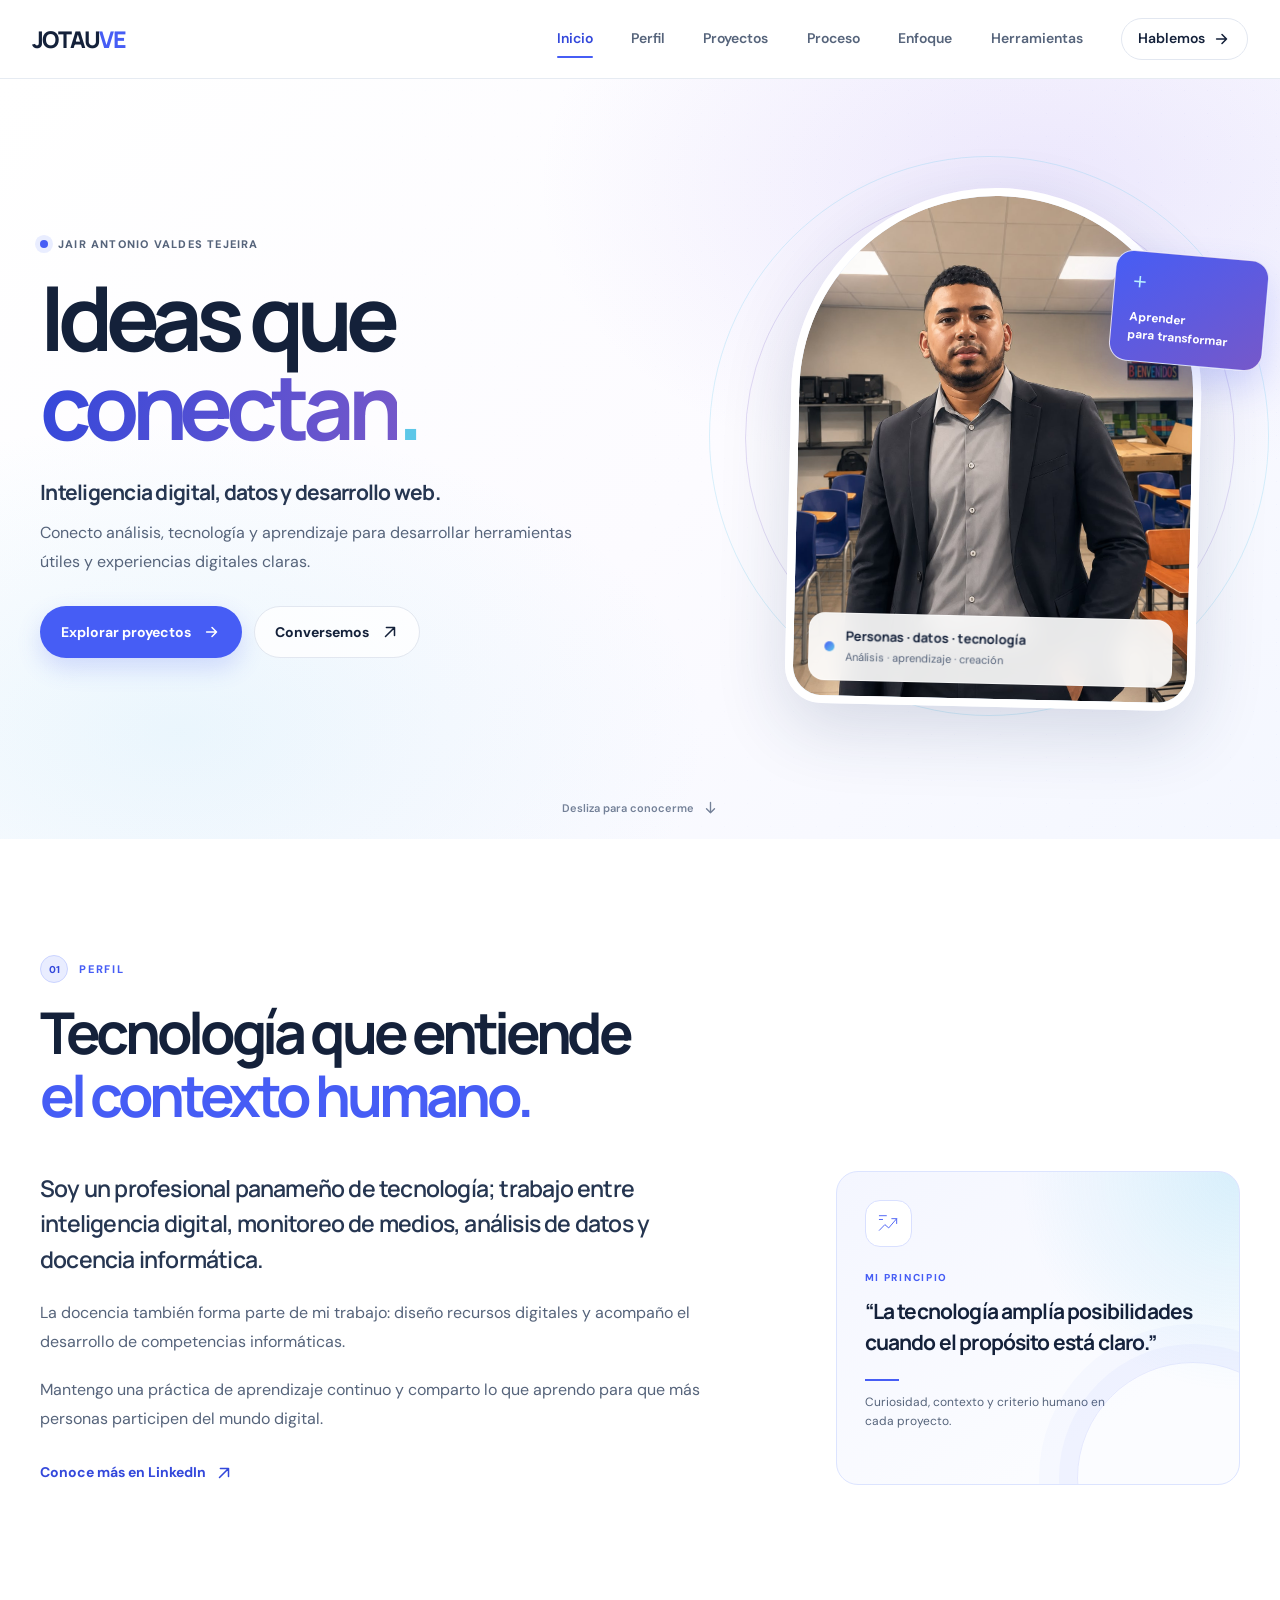
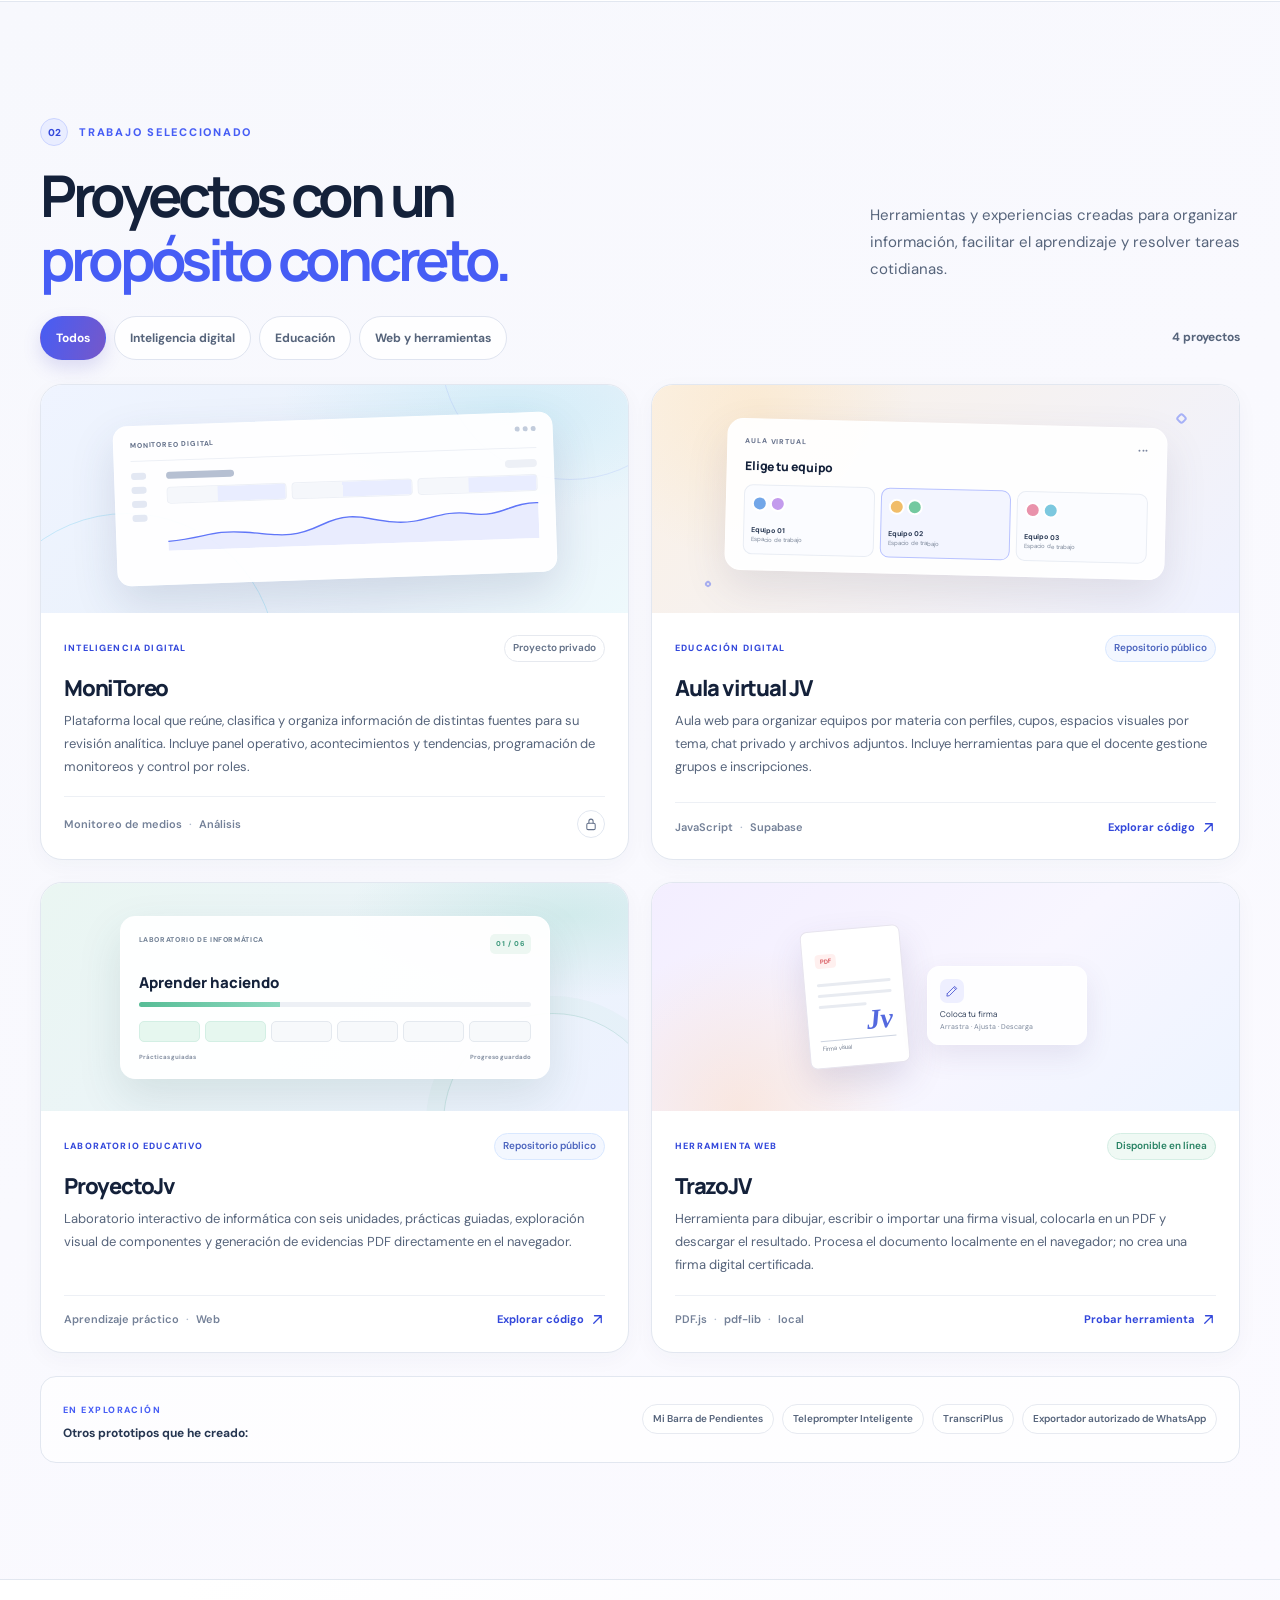
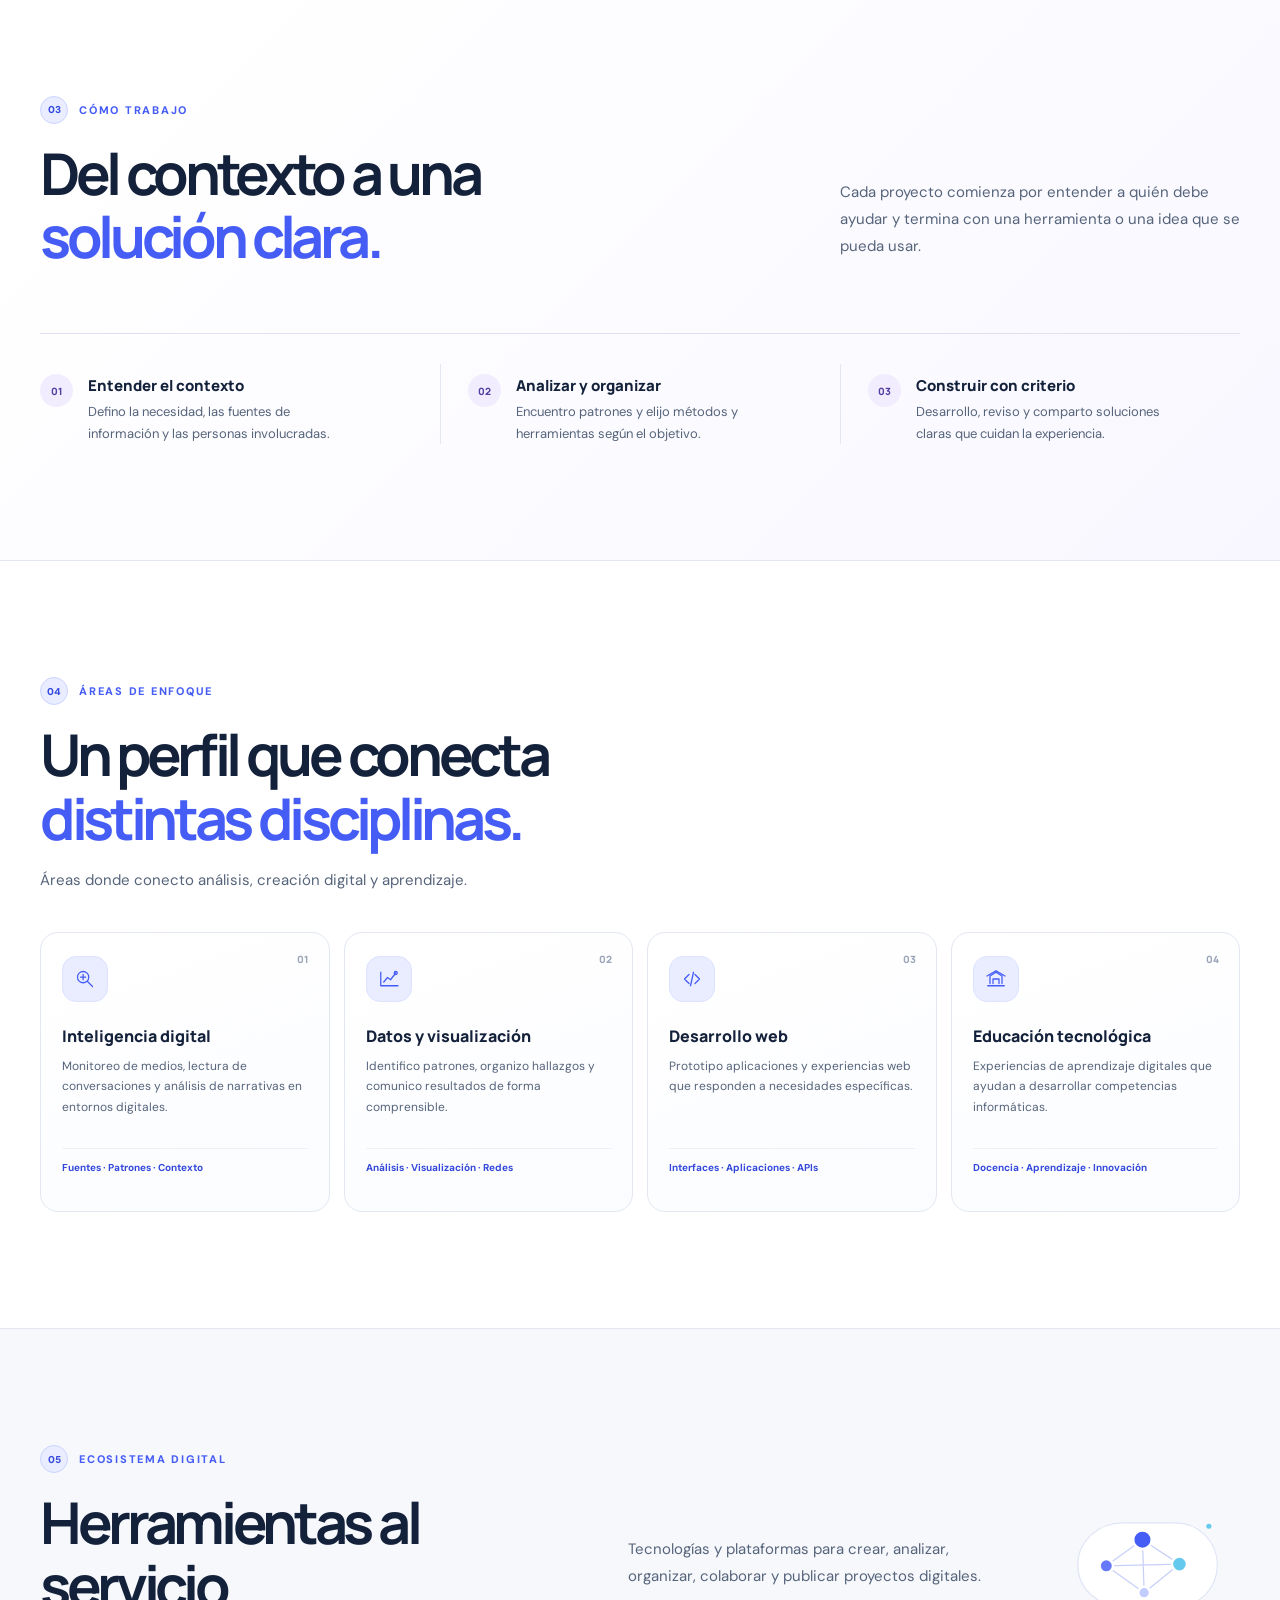
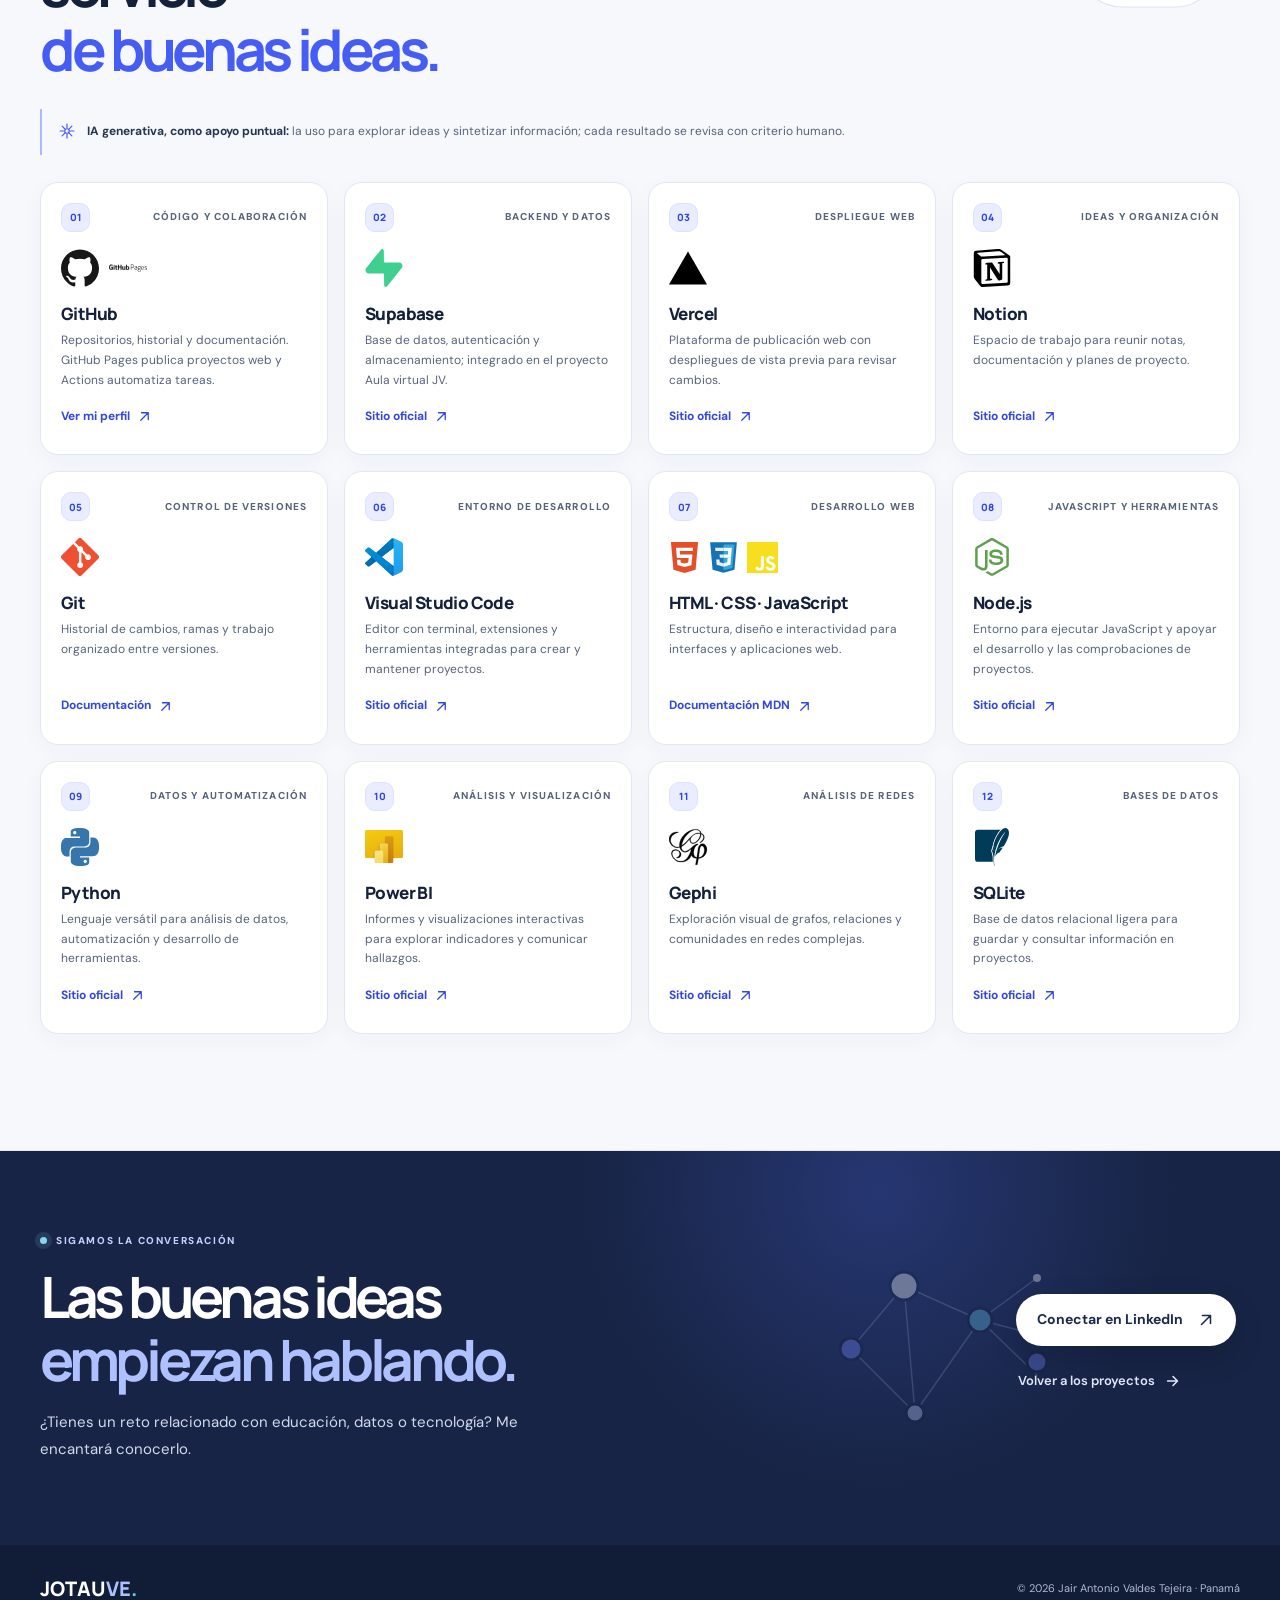
<file: index.html>
<!doctype html>
<html lang="es">
<head>
    <meta charset="utf-8">
    <meta name="viewport" content="width=device-width, initial-scale=1">
    <meta name="theme-color" content="#ffffff">
    <meta name="description" content="Portafolio profesional de Jair Antonio Valdes Tejeira: inteligencia digital, análisis de datos, desarrollo web y educación tecnológica.">
    <meta property="og:type" content="website">
    <meta property="og:title" content="Jair Valdes Tejeira — Tecnología con propósito">
    <meta property="og:description" content="Inteligencia digital, datos, desarrollo web y educación tecnológica desde Panamá.">
    <meta property="og:image" content="img/perfil.png">
    <link rel="canonical" href="https://jotauve24.github.io/">
    <link rel="preconnect" href="https://fonts.googleapis.com">
    <link rel="preconnect" href="https://fonts.gstatic.com" crossorigin>
    <link href="https://fonts.googleapis.com/css2?family=DM+Sans:wght@400;500;600;700&family=Manrope:wght@400;500;600;700;800&display=swap" rel="stylesheet">
    <link rel="stylesheet" href="css/style.css?v=fb58f56">
    <title>Jair Valdes Tejeira — Portafolio profesional</title>
    <script type="application/ld+json">
    {
      "@context": "https://schema.org",
      "@type": "Person",
      "name": "Jair Antonio Valdes Tejeira",
      "url": "https://jotauve24.github.io/",
      "jobTitle": "Profesional de tecnología y docente de informática",
      "address": {
        "@type": "PostalAddress",
        "addressCountry": "PA"
      },
      "sameAs": [
        "https://github.com/Jotauve24",
        "https://www.linkedin.com/in/jair-valdes-5213731a9/"
      ]
    }
    </script>
</head>
<body>
    <a class="skip-link" href="#contenido">Saltar al contenido</a>

    <header class="site-header">
        <div class="reading-progress" aria-hidden="true"><span id="reading-progress-fill"></span></div>
        <div class="header-inner">
            <a class="brand" href="#inicio" aria-label="JOTAUVE, inicio"><span class="brand-wordmark">JOTAU<span>VE</span></span></a>

            <nav class="main-nav" id="main-nav" aria-label="Navegación principal">
                <a class="nav-link" href="#inicio">Inicio</a>
                <a class="nav-link" href="#perfil">Perfil</a>
                <a class="nav-link" href="#proyectos">Proyectos</a>
                <a class="nav-link" href="#proceso">Proceso</a>
                <a class="nav-link" href="#enfoque">Enfoque</a>
                <a class="nav-link" href="#herramientas">Herramientas</a>
                <a class="nav-link nav-contact" href="#contacto">
                    Hablemos
                    <svg viewBox="0 0 20 20" aria-hidden="true" focusable="false"><path d="M4 10h11M10 5l5 5-5 5"/></svg>
                </a>
            </nav>

            <button class="menu-toggle" type="button" aria-expanded="false" aria-controls="main-nav" aria-label="Abrir menú">
                <span></span><span></span>
            </button>
        </div>
    </header>

    <main id="contenido">
        <section class="hero" id="inicio" aria-labelledby="hero-title">
            <div class="hero-glow hero-glow-one" aria-hidden="true"></div>
            <div class="hero-glow hero-glow-two" aria-hidden="true"></div>
            <div class="hero-inner page-width">
                <div class="hero-copy" data-reveal>
                    <p class="eyebrow"><span class="eyebrow-mark" aria-hidden="true"></span> Jair Antonio Valdes Tejeira</p>
                    <h1 id="hero-title">Ideas que<br><span>conectan</span><i aria-hidden="true">.</i></h1>
                    <p class="hero-role">Inteligencia digital, datos y desarrollo web.</p>
                    <p class="hero-description">
                        Conecto análisis, tecnología y aprendizaje para desarrollar herramientas útiles y experiencias digitales claras.
                    </p>
                    <div class="hero-actions">
                        <a class="button button-primary" href="#proyectos">
                            Explorar proyectos
                            <svg viewBox="0 0 20 20" aria-hidden="true" focusable="false"><path d="M4 10h11M10 5l5 5-5 5"/></svg>
                        </a>
                        <a class="button button-secondary" href="#contacto">
                            Conversemos
                            <svg viewBox="0 0 20 20" aria-hidden="true" focusable="false"><path d="M5 15 15 5M6 5h9v9"/></svg>
                        </a>
                    </div>
                </div>

                <div class="hero-visual" data-reveal="right">
                    <div class="portrait-orbit orbit-one" aria-hidden="true"></div>
                    <div class="portrait-orbit orbit-two" aria-hidden="true"></div>
                    <figure class="portrait-frame">
                        <img src="img/perfil.png" alt="Retrato de Jair Antonio Valdes Tejeira" width="1086" height="1470" fetchpriority="high">
                        <figcaption>
                            <span class="portrait-caption-mark" aria-hidden="true"></span>
                            <span><strong>Personas · datos · tecnología</strong><small>Análisis · aprendizaje · creación</small></span>
                        </figcaption>
                    </figure>
                    <div class="hero-sticker" aria-hidden="true">
                        <span class="sticker-plus">+</span>
                        <span>Aprender<br>para transformar</span>
                    </div>
                </div>
            </div>
            <a class="hero-scroll" href="#perfil" aria-label="Desplazarse al perfil">
                <span>Desliza para conocerme</span>
                <svg viewBox="0 0 20 20" aria-hidden="true" focusable="false"><path d="M10 3v13m-5-5 5 5 5-5"/></svg>
            </a>
        </section>

        <section class="section about-section" id="perfil" aria-labelledby="about-title">
            <div class="page-width">
                <div class="section-heading" data-reveal>
                    <p class="section-kicker"><span>01</span> PERFIL</p>
                    <h2 id="about-title">Tecnología que entiende<br><em>el contexto humano.</em></h2>
                </div>

                <div class="about-layout">
                    <div class="about-copy" data-reveal>
                        <p class="about-lead">
                            Soy un profesional panameño de tecnología; trabajo entre inteligencia digital, monitoreo de medios, análisis de datos y docencia informática.
                        </p>
                        <p>
                            La docencia también forma parte de mi trabajo: diseño recursos digitales y acompaño el desarrollo de competencias informáticas.
                        </p>
                        <p>
                            Mantengo una práctica de aprendizaje continuo y comparto lo que aprendo para que más personas participen del mundo digital.
                        </p>
                        <a class="text-link" href="https://www.linkedin.com/in/jair-valdes-5213731a9/" target="_blank" rel="noopener noreferrer">
                            Conoce más en LinkedIn
                            <svg viewBox="0 0 20 20" aria-hidden="true" focusable="false"><path d="M5 15 15 5M6 5h9v9"/></svg>
                        </a>
                    </div>

                    <aside class="about-note" data-reveal="right">
                        <div class="note-icon" aria-hidden="true">
                            <svg viewBox="0 0 48 48" focusable="false"><path d="M8 37.5 18.2 27l7.1 6.1L40 16M31 16h9v9"/><path d="M8 10.5h13M8 17.5h6"/></svg>
                        </div>
                        <p class="note-label">MI PRINCIPIO</p>
                        <p class="note-quote">“La tecnología amplía posibilidades cuando el propósito está claro.”</p>
                        <span class="note-rule" aria-hidden="true"></span>
                        <p class="note-caption">Curiosidad, contexto y criterio humano en cada proyecto.</p>
                    </aside>
                </div>


            </div>
        </section>

        <section class="section projects-section" id="proyectos" aria-labelledby="projects-title">
            <div class="page-width">
                <div class="section-heading section-heading-row" data-reveal>
                    <div>
                        <p class="section-kicker"><span>02</span> TRABAJO SELECCIONADO</p>
                        <h2 id="projects-title">Proyectos con un<br><em>propósito concreto.</em></h2>
                    </div>
                    <p class="section-intro">Herramientas y experiencias creadas para organizar información, facilitar el aprendizaje y resolver tareas cotidianas.</p>
                </div>

                <div class="project-discovery" data-reveal>
                    <div class="project-filters" role="group" aria-label="Filtrar proyectos">
                        <button class="project-filter is-active" type="button" data-project-filter="all" aria-pressed="true">Todos</button>
                        <button class="project-filter" type="button" data-project-filter="analysis" aria-pressed="false">Inteligencia digital</button>
                        <button class="project-filter" type="button" data-project-filter="education" aria-pressed="false">Educación</button>
                        <button class="project-filter" type="button" data-project-filter="web" aria-pressed="false">Web y herramientas</button>
                    </div>
                    <p class="project-count" id="project-count" aria-live="polite" aria-atomic="true">4 proyectos</p>
                </div>

                <div class="project-grid">
                    <article class="project-card" data-category="analysis" data-reveal>
                        <div class="project-art art-monitoring" aria-hidden="true">
                            <div class="mini-window monitor-window">
                                <div class="mini-window-bar"><span>MONITOREO DIGITAL</span><span class="window-dots"><i></i><i></i><i></i></span></div>
                                <div class="monitor-content">
                                    <div class="monitor-sidebar"><b></b><b></b><b></b><b></b></div>
                                    <div class="monitor-main">
                                        <div class="monitor-heading"><span></span><b></b></div>
                                        <div class="monitor-stats"><i></i><i></i><i></i></div>
                                        <svg class="monitor-chart" viewBox="0 0 360 100" preserveAspectRatio="none"><path class="chart-fill" d="M0 78 C38 72 42 55 75 63 S119 83 149 52 S189 42 219 51 S264 25 294 38 S333 14 360 18 V100 H0Z"/><path class="chart-line" d="M0 78 C38 72 42 55 75 63 S119 83 149 52 S189 42 219 51 S264 25 294 38 S333 14 360 18"/></svg>
                                    </div>
                                </div>
                            </div>
                            <span class="art-orbit art-orbit-a"></span><span class="art-orbit art-orbit-b"></span>
                        </div>
                        <div class="project-body">
                            <div class="project-topline"><span class="project-type">INTELIGENCIA DIGITAL</span><span class="project-status">Proyecto privado</span></div>
                            <h3>MoniToreo</h3>
                            <p>Plataforma local que reúne, clasifica y organiza información de distintas fuentes para su revisión analítica. Incluye panel operativo, acontecimientos y tendencias, programación de monitoreos y control por roles.</p>
                            <div class="project-footer"><span>Monitoreo de medios <i>·</i> Análisis</span><span class="project-lock" aria-hidden="true"><svg viewBox="0 0 20 20" aria-hidden="true" focusable="false"><rect x="4" y="9" width="12" height="9" rx="2"/><path d="M7 9V6a3 3 0 0 1 6 0v3"/></svg></span></div>
                        </div>
                    </article>

                    <article class="project-card" data-category="education" data-reveal>
                        <div class="project-art art-classroom" aria-hidden="true">
                            <div class="room-preview">
                                <div class="room-title"><span>AULA VIRTUAL</span><span class="room-menu">•••</span></div>
                                <div class="room-label">Elige tu equipo</div>
                                <div class="room-groups">
                                    <div class="room-group"><span class="avatar avatar-blue"></span><span class="avatar avatar-lilac"></span><b>Equipo 01</b><small>Espacio de trabajo</small></div>
                                    <div class="room-group room-group-selected"><span class="avatar avatar-yellow"></span><span class="avatar avatar-green"></span><b>Equipo 02</b><small>Espacio de trabajo</small></div>
                                    <div class="room-group"><span class="avatar avatar-pink"></span><span class="avatar avatar-sky"></span><b>Equipo 03</b><small>Espacio de trabajo</small></div>
                                </div>
                            </div>
                            <span class="room-sparkle sparkle-one"></span><span class="room-sparkle sparkle-two"></span>
                        </div>
                        <div class="project-body">
                            <div class="project-topline"><span class="project-type">EDUCACIÓN DIGITAL</span><span class="project-status project-status-public">Repositorio público</span></div>
                            <h3>Aula virtual JV</h3>
                            <p>Aula web para organizar equipos por materia con perfiles, cupos, espacios visuales por tema, chat privado y archivos adjuntos. Incluye herramientas para que el docente gestione grupos e inscripciones.</p>
                            <div class="project-footer"><span>JavaScript <i>·</i> Supabase</span><a class="project-link" href="https://github.com/Jotauve24/Aula-virtual-JV" target="_blank" rel="noopener noreferrer" aria-label="Explorar el repositorio de Aula virtual JV">
                                Explorar código <svg viewBox="0 0 20 20" aria-hidden="true" focusable="false"><path d="M5 15 15 5M6 5h9v9"/></svg>
                            </a></div>
                        </div>
                    </article>

                    <article class="project-card" data-category="education" data-reveal>
                        <div class="project-art art-learning" aria-hidden="true">
                            <div class="learning-preview">
                                <div class="learning-top"><span>LABORATORIO DE INFORMÁTICA</span><span>01 / 06</span></div>
                                <div class="learning-title">Aprender haciendo</div>
                                <div class="learning-progress"><span></span></div>
                                <div class="learning-units"><i class="unit-done"></i><i class="unit-done"></i><i></i><i></i><i></i><i></i></div>
                                <div class="learning-foot"><span>Prácticas guiadas</span><span>Progreso guardado</span></div>
                            </div>
                            <div class="learning-orbit" aria-hidden="true"></div>
                        </div>
                        <div class="project-body">
                            <div class="project-topline"><span class="project-type">LABORATORIO EDUCATIVO</span><span class="project-status project-status-public">Repositorio público</span></div>
                            <h3>ProyectoJv</h3>
                            <p>Laboratorio interactivo de informática con seis unidades, prácticas guiadas, exploración visual de componentes y generación de evidencias PDF directamente en el navegador.</p>
                            <div class="project-footer"><span>Aprendizaje práctico <i>·</i> Web</span><a class="project-link" href="https://github.com/Jotauve24/ProyectoJv" target="_blank" rel="noopener noreferrer" aria-label="Explorar el repositorio de ProyectoJv">
                                Explorar código <svg viewBox="0 0 20 20" aria-hidden="true" focusable="false"><path d="M5 15 15 5M6 5h9v9"/></svg>
                            </a></div>
                        </div>
                    </article>

                    <article class="project-card" data-category="web" data-reveal>
                        <div class="project-art art-trazo" aria-hidden="true">
                            <div class="pdf-preview">
                                <div class="pdf-page"><span class="pdf-badge">PDF</span><i class="pdf-line pdf-line-wide"></i><i class="pdf-line"></i><i class="pdf-line pdf-line-short"></i><span class="signature-stroke">Jv</span><i class="pdf-sign-line"></i><small>Firma visual</small></div>
                                <div class="pdf-tool"><span class="tool-pen"><svg viewBox="0 0 24 24" focusable="false"><path d="m4 16.5-.8 4.3 4.3-.8L20 7.5 16.5 4 4 16.5Z"/><path d="m14.8 5.7 3.5 3.5"/></svg></span><b>Coloca tu firma</b><span>Arrastra · Ajusta · Descarga</span></div>
                            </div>

                        </div>
                        <div class="project-body">
                            <div class="project-topline"><span class="project-type">HERRAMIENTA WEB</span><span class="project-status project-status-live">Disponible en línea</span></div>
                            <h3>TrazoJV</h3>
                            <p>Herramienta para dibujar, escribir o importar una firma visual, colocarla en un PDF y descargar el resultado. Procesa el documento localmente en el navegador; no crea una firma digital certificada.</p>
                            <div class="project-footer"><span>PDF.js <i>·</i> pdf-lib <i>·</i> local</span><a class="project-link" href="https://jotauve24.github.io/trazo/" target="_blank" rel="noopener noreferrer" aria-label="Abrir la herramienta TrazoJV">
                                Probar herramienta <svg viewBox="0 0 20 20" aria-hidden="true" focusable="false"><path d="M5 15 15 5M6 5h9v9"/></svg>
                            </a></div>
                        </div>
                    </article>
                </div>

                <div class="prototype-note" data-reveal>
                    <div><span class="prototype-overline">EN EXPLORACIÓN</span><p>Otros prototipos que he creado:</p></div>
                    <ul class="prototype-list" aria-label="Otros prototipos">
                        <li>Mi Barra de Pendientes</li>
                        <li>Teleprompter Inteligente</li>
                        <li>TranscriPlus</li>
                        <li>Exportador autorizado de WhatsApp</li>
                    </ul>
                </div>
            </div>
        </section>

        <section class="section process-section" id="proceso" aria-labelledby="process-title">
            <div class="page-width">
                <div class="section-heading section-heading-row" data-reveal>
                    <div>
                        <p class="section-kicker"><span>03</span> CÓMO TRABAJO</p>
                        <h2 id="process-title">Del contexto a una<br><em>solución clara.</em></h2>
                    </div>
                    <p class="section-intro">Cada proyecto comienza por entender a quién debe ayudar y termina con una herramienta o una idea que se pueda usar.</p>
                </div>
                <div class="process-row" role="list" aria-label="Etapas de trabajo">
                    <article class="process-step" role="listitem" data-reveal>
                        <span class="process-number">01</span>
                        <div><h3>Entender el contexto</h3><p>Defino la necesidad, las fuentes de información y las personas involucradas.</p></div>
                    </article>
                    <article class="process-step" role="listitem" data-reveal>
                        <span class="process-number">02</span>
                        <div><h3>Analizar y organizar</h3><p>Encuentro patrones y elijo métodos y herramientas según el objetivo.</p></div>
                    </article>
                    <article class="process-step" role="listitem" data-reveal>
                        <span class="process-number">03</span>
                        <div><h3>Construir con criterio</h3><p>Desarrollo, reviso y comparto soluciones claras que cuidan la experiencia.</p></div>
                    </article>
                </div>
            </div>
        </section>

        <section class="section focus-section" id="enfoque" aria-labelledby="focus-title">
            <div class="page-width">
                <div class="section-heading" data-reveal>
                    <p class="section-kicker"><span>04</span> ÁREAS DE ENFOQUE</p>
                    <h2 id="focus-title">Un perfil que conecta<br><em>distintas disciplinas.</em></h2>
                    <p class="section-intro">Áreas donde conecto análisis, creación digital y aprendizaje.</p>
                </div>

                <div class="focus-grid">
                    <article class="focus-card" data-reveal>
                        <span class="focus-index">01</span>
                        <div class="focus-icon" aria-hidden="true"><svg viewBox="0 0 32 32" focusable="false"><circle cx="13.5" cy="13.5" r="7.5"/><path d="m19 19 7 7M10 13.5h7M13.5 10v7"/></svg></div>
                        <h3>Inteligencia digital</h3>
                        <p>Monitoreo de medios, lectura de conversaciones y análisis de narrativas en entornos digitales.</p>
                        <span class="focus-detail">Fuentes · Patrones · Contexto</span>
                    </article>
                    <article class="focus-card" data-reveal>
                        <span class="focus-index">02</span>
                        <div class="focus-icon" aria-hidden="true"><svg viewBox="0 0 32 32" focusable="false"><path d="M5 25V7m0 18h23"/><path d="m9 20 5-6 4 3 7-9"/><circle cx="25" cy="8" r="2"/></svg></div>
                        <h3>Datos y visualización</h3>
                        <p>Identifico patrones, organizo hallazgos y comunico resultados de forma comprensible.</p>
                        <span class="focus-detail">Análisis · Visualización · Redes</span>
                    </article>
                    <article class="focus-card" data-reveal>
                        <span class="focus-index">03</span>
                        <div class="focus-icon" aria-hidden="true"><svg viewBox="0 0 32 32" focusable="false"><path d="m12 10-6 6 6 6M20 10l6 6-6 6M18 7l-4 18"/></svg></div>
                        <h3>Desarrollo web</h3>
                        <p>Prototipo aplicaciones y experiencias web que responden a necesidades específicas.</p>
                        <span class="focus-detail">Interfaces · Aplicaciones · APIs</span>
                    </article>
                    <article class="focus-card" data-reveal>
                        <span class="focus-index">04</span>
                        <div class="focus-icon" aria-hidden="true"><svg viewBox="0 0 32 32" focusable="false"><path d="M5 25h22M8 22V12l8-5 8 5v10M12 22v-6h8v6M4 12l12-7 12 7"/></svg></div>
                        <h3>Educación tecnológica</h3>
                        <p>Experiencias de aprendizaje digitales que ayudan a desarrollar competencias informáticas.</p>
                        <span class="focus-detail">Docencia · Aprendizaje · Innovación</span>
                    </article>
                </div>


            </div>
        </section>

        <section class="section tools-section" id="herramientas" aria-labelledby="tools-title">
            <div class="page-width">
                <div class="section-heading section-heading-row" data-reveal>
                    <div>
                        <p class="section-kicker"><span>05</span> ECOSISTEMA DIGITAL</p>
                        <h2 id="tools-title">Herramientas al servicio<br><em>de buenas ideas.</em></h2>
                    </div>
                    <p class="section-intro">Tecnologías y plataformas para crear, analizar, organizar, colaborar y publicar proyectos digitales.</p>
                    <svg class="tools-illustration" viewBox="0 0 220 160" aria-hidden="true" focusable="false">
                        <path class="tools-orbit" d="M27 82c0-28 24-50 54-50h62c28 0 50 22 50 50s-22 50-50 50H81c-30 0-54-22-54-50Z" />
                        <path class="tools-link-line" d="m61 83 43-31 44 29-42 34-45-32Zm43-31 2 63m42-34-87 2" />
                        <circle class="tools-node tools-node-main" cx="104" cy="52" r="11" />
                        <circle class="tools-node tools-node-blue" cx="61" cy="83" r="8" />
                        <circle class="tools-node tools-node-cyan" cx="148" cy="81" r="9" />
                        <circle class="tools-node tools-node-soft" cx="106" cy="115" r="7" />
                        <circle class="tools-spark" cx="183" cy="36" r="3" />
                    </svg>
                </div>

                <div class="ai-note" data-reveal>
                    <span class="ai-note-mark" aria-hidden="true"><svg viewBox="0 0 24 24" focusable="false"><path d="M12 2.8v5.1m0 8.2v5.1m9.2-9.2h-5.1m-8.2 0H2.8m15.7-6.5-3.6 3.6m-5.8 5.8-3.6 3.6m13 0-3.6-3.6m-5.8-5.8L5.5 5.5"/><circle cx="12" cy="12" r="3"/></svg></span>
                    <p><strong>IA generativa, como apoyo puntual:</strong> la uso para explorar ideas y sintetizar información; cada resultado se revisa con criterio humano.</p>
                </div>

                <div class="tools-grid">
                    <a class="tool-card" href="https://github.com/Jotauve24" target="_blank" rel="noopener noreferrer" aria-label="Abrir mi perfil de GitHub en una pestaña nueva" data-reveal>
                        <div class="tool-card-top"><span class="tool-number">01</span><span class="tool-category">CÓDIGO Y COLABORACIÓN</span></div>
                        <span class="tool-logos" aria-hidden="true"><img src="img/tools/github.svg" alt="" loading="lazy" decoding="async"><img src="img/tools/githubpages.svg" alt="" loading="lazy" decoding="async"></span>
                        <h3>GitHub</h3>
                        <p>Repositorios, historial y documentación. GitHub Pages publica proyectos web y Actions automatiza tareas.</p>
                        <span class="tool-card-action">Ver mi perfil <svg viewBox="0 0 20 20" aria-hidden="true" focusable="false"><path d="M5 15 15 5M6 5h9v9"/></svg></span>
                    </a>
                    <a class="tool-card" href="https://supabase.com/" target="_blank" rel="noopener noreferrer" aria-label="Conocer Supabase en una pestaña nueva" data-reveal>
                        <div class="tool-card-top"><span class="tool-number">02</span><span class="tool-category">BACKEND Y DATOS</span></div>
                        <span class="tool-logos" aria-hidden="true"><img src="img/tools/supabase.svg" alt="" loading="lazy" decoding="async"></span>
                        <h3>Supabase</h3>
                        <p>Base de datos, autenticación y almacenamiento; integrado en el proyecto Aula virtual JV.</p>
                        <span class="tool-card-action">Sitio oficial <svg viewBox="0 0 20 20" aria-hidden="true" focusable="false"><path d="M5 15 15 5M6 5h9v9"/></svg></span>
                    </a>
                    <a class="tool-card" href="https://vercel.com/" target="_blank" rel="noopener noreferrer" aria-label="Conocer Vercel en una pestaña nueva" data-reveal>
                        <div class="tool-card-top"><span class="tool-number">03</span><span class="tool-category">DESPLIEGUE WEB</span></div>
                        <span class="tool-logos" aria-hidden="true"><img src="img/tools/vercel.svg" alt="" loading="lazy" decoding="async"></span>
                        <h3>Vercel</h3>
                        <p>Plataforma de publicación web con despliegues de vista previa para revisar cambios.</p>
                        <span class="tool-card-action">Sitio oficial <svg viewBox="0 0 20 20" aria-hidden="true" focusable="false"><path d="M5 15 15 5M6 5h9v9"/></svg></span>
                    </a>
                    <a class="tool-card" href="https://www.notion.com/" target="_blank" rel="noopener noreferrer" aria-label="Conocer Notion en una pestaña nueva" data-reveal>
                        <div class="tool-card-top"><span class="tool-number">04</span><span class="tool-category">IDEAS Y ORGANIZACIÓN</span></div>
                        <span class="tool-logos" aria-hidden="true"><img src="img/tools/notion.svg" alt="" loading="lazy" decoding="async"></span>
                        <h3>Notion</h3>
                        <p>Espacio de trabajo para reunir notas, documentación y planes de proyecto.</p>
                        <span class="tool-card-action">Sitio oficial <svg viewBox="0 0 20 20" aria-hidden="true" focusable="false"><path d="M5 15 15 5M6 5h9v9"/></svg></span>
                    </a>
                    <a class="tool-card" href="https://git-scm.com/" target="_blank" rel="noopener noreferrer" aria-label="Conocer Git en una pestaña nueva" data-reveal>
                        <div class="tool-card-top"><span class="tool-number">05</span><span class="tool-category">CONTROL DE VERSIONES</span></div>
                        <span class="tool-logos" aria-hidden="true"><img src="img/tools/git.svg" alt="" loading="lazy" decoding="async"></span>
                        <h3>Git</h3>
                        <p>Historial de cambios, ramas y trabajo organizado entre versiones.</p>
                        <span class="tool-card-action">Documentación <svg viewBox="0 0 20 20" aria-hidden="true" focusable="false"><path d="M5 15 15 5M6 5h9v9"/></svg></span>
                    </a>
                    <a class="tool-card" href="https://code.visualstudio.com/" target="_blank" rel="noopener noreferrer" aria-label="Conocer Visual Studio Code en una pestaña nueva" data-reveal>
                        <div class="tool-card-top"><span class="tool-number">06</span><span class="tool-category">ENTORNO DE DESARROLLO</span></div>
                        <span class="tool-logos" aria-hidden="true"><img src="img/tools/vscode.svg" alt="" loading="lazy" decoding="async"></span>
                        <h3>Visual Studio Code</h3>
                        <p>Editor con terminal, extensiones y herramientas integradas para crear y mantener proyectos.</p>
                        <span class="tool-card-action">Sitio oficial <svg viewBox="0 0 20 20" aria-hidden="true" focusable="false"><path d="M5 15 15 5M6 5h9v9"/></svg></span>
                    </a>
                    <a class="tool-card" href="https://developer.mozilla.org/es/docs/Web" target="_blank" rel="noopener noreferrer" aria-label="Consultar documentación de tecnologías web en una pestaña nueva" data-reveal>
                        <div class="tool-card-top"><span class="tool-number">07</span><span class="tool-category">DESARROLLO WEB</span></div>
                        <span class="tool-logos tool-logos-row" aria-hidden="true"><img src="img/tools/html5.svg" alt="" loading="lazy" decoding="async"><img src="img/tools/css3.svg" alt="" loading="lazy" decoding="async"><img src="img/tools/javascript.svg" alt="" loading="lazy" decoding="async"></span>
                        <h3>HTML · CSS · JavaScript</h3>
                        <p>Estructura, diseño e interactividad para interfaces y aplicaciones web.</p>
                        <span class="tool-card-action">Documentación MDN <svg viewBox="0 0 20 20" aria-hidden="true" focusable="false"><path d="M5 15 15 5M6 5h9v9"/></svg></span>
                    </a>
                    <a class="tool-card" href="https://nodejs.org/" target="_blank" rel="noopener noreferrer" aria-label="Conocer Node.js en una pestaña nueva" data-reveal>
                        <div class="tool-card-top"><span class="tool-number">08</span><span class="tool-category">JAVASCRIPT Y HERRAMIENTAS</span></div>
                        <span class="tool-logos" aria-hidden="true"><img src="img/tools/nodejs.svg" alt="" loading="lazy" decoding="async"></span>
                        <h3>Node.js</h3>
                        <p>Entorno para ejecutar JavaScript y apoyar el desarrollo y las comprobaciones de proyectos.</p>
                        <span class="tool-card-action">Sitio oficial <svg viewBox="0 0 20 20" aria-hidden="true" focusable="false"><path d="M5 15 15 5M6 5h9v9"/></svg></span>
                    </a>
                    <a class="tool-card" href="https://www.python.org/" target="_blank" rel="noopener noreferrer" aria-label="Conocer Python en una pestaña nueva" data-reveal>
                        <div class="tool-card-top"><span class="tool-number">09</span><span class="tool-category">DATOS Y AUTOMATIZACIÓN</span></div>
                        <span class="tool-logos" aria-hidden="true"><img src="img/tools/python.svg" alt="" loading="lazy" decoding="async"></span>
                        <h3>Python</h3>
                        <p>Lenguaje versátil para análisis de datos, automatización y desarrollo de herramientas.</p>
                        <span class="tool-card-action">Sitio oficial <svg viewBox="0 0 20 20" aria-hidden="true" focusable="false"><path d="M5 15 15 5M6 5h9v9"/></svg></span>
                    </a>
                    <a class="tool-card" href="https://www.microsoft.com/power-platform/products/power-bi" target="_blank" rel="noopener noreferrer" aria-label="Conocer Power BI en una pestaña nueva" data-reveal>
                        <div class="tool-card-top"><span class="tool-number">10</span><span class="tool-category">ANÁLISIS Y VISUALIZACIÓN</span></div>
                        <span class="tool-logos" aria-hidden="true"><img src="img/tools/powerbi.svg" alt="" loading="lazy" decoding="async"></span>
                        <h3>Power BI</h3>
                        <p>Informes y visualizaciones interactivas para explorar indicadores y comunicar hallazgos.</p>
                        <span class="tool-card-action">Sitio oficial <svg viewBox="0 0 20 20" aria-hidden="true" focusable="false"><path d="M5 15 15 5M6 5h9v9"/></svg></span>
                    </a>
                    <a class="tool-card" href="https://gephi.org/" target="_blank" rel="noopener noreferrer" aria-label="Conocer Gephi en una pestaña nueva" data-reveal>
                        <div class="tool-card-top"><span class="tool-number">11</span><span class="tool-category">ANÁLISIS DE REDES</span></div>
                        <span class="tool-logos" aria-hidden="true"><img src="img/tools/gephi.svg" alt="" loading="lazy" decoding="async"></span>
                        <h3>Gephi</h3>
                        <p>Exploración visual de grafos, relaciones y comunidades en redes complejas.</p>
                        <span class="tool-card-action">Sitio oficial <svg viewBox="0 0 20 20" aria-hidden="true" focusable="false"><path d="M5 15 15 5M6 5h9v9"/></svg></span>
                    </a>
                    <a class="tool-card" href="https://www.sqlite.org/" target="_blank" rel="noopener noreferrer" aria-label="Conocer SQLite en una pestaña nueva" data-reveal>
                        <div class="tool-card-top"><span class="tool-number">12</span><span class="tool-category">BASES DE DATOS</span></div>
                        <span class="tool-logos" aria-hidden="true"><img src="img/tools/sqlite.svg" alt="" loading="lazy" decoding="async"></span>
                        <h3>SQLite</h3>
                        <p>Base de datos relacional ligera para guardar y consultar información en proyectos.</p>
                        <span class="tool-card-action">Sitio oficial <svg viewBox="0 0 20 20" aria-hidden="true" focusable="false"><path d="M5 15 15 5M6 5h9v9"/></svg></span>
                    </a>
                </div>
            </div>
        </section>

        <section class="contact-section" id="contacto" aria-labelledby="contact-title">
            <div class="contact-glow" aria-hidden="true"></div>
            <svg class="contact-illustration" viewBox="0 0 260 220" aria-hidden="true" focusable="false">
                <path class="contact-network-line" d="m36 111 53-63 76 34 57-42M36 111l64 64 65-93 57 55M89 48l11 127m65-93 57 15" />
                <circle class="contact-network-node contact-network-node-main" cx="89" cy="48" r="14" />
                <circle class="contact-network-node contact-network-node-blue" cx="36" cy="111" r="11" />
                <circle class="contact-network-node contact-network-node-cyan" cx="165" cy="82" r="12" />
                <circle class="contact-network-node contact-network-node-pale" cx="100" cy="175" r="9" />
                <circle class="contact-network-node contact-network-node-blue" cx="222" cy="124" r="10" />
                <circle class="contact-network-dot" cx="222" cy="40" r="4" />
            </svg>
            <div class="contact-inner page-width" data-reveal>
                <div class="contact-copy">
                    <p class="contact-kicker"><span></span> SIGAMOS LA CONVERSACIÓN</p>
                    <h2 id="contact-title">Las buenas ideas<br><em>empiezan hablando.</em></h2>
                    <p>¿Tienes un reto relacionado con educación, datos o tecnología? Me encantará conocerlo.</p>
                </div>
                <div class="contact-actions">
                    <a class="button button-light" href="https://www.linkedin.com/in/jair-valdes-5213731a9/" target="_blank" rel="noopener noreferrer">
                        Conectar en LinkedIn
                        <svg viewBox="0 0 20 20" aria-hidden="true" focusable="false"><path d="M5 15 15 5M6 5h9v9"/></svg>
                    </a>
                    <a class="contact-github" href="#proyectos">
                        Volver a los proyectos
                        <svg viewBox="0 0 20 20" aria-hidden="true" focusable="false"><path d="M4 10h11M10 5l5 5-5 5"/></svg>
                    </a>
                </div>
            </div>
        </section>
    </main>

    <footer class="site-footer">
        <div class="footer-inner page-width">
            <a class="footer-brand" href="#inicio" aria-label="JOTAUVE, inicio">JOTAU<span>VE</span><i>.</i></a>
            <p>© <span id="current-year">2026</span> Jair Antonio Valdes Tejeira <span aria-hidden="true">·</span> Panamá</p>
        </div>
    </footer>

    <a class="back-to-top" href="#inicio" aria-label="Volver al inicio">
        <svg viewBox="0 0 20 20" aria-hidden="true" focusable="false"><path d="M10 16V4m-5 5 5-5 5 5"/></svg>
    </a>

    <script src="js/script.js?v=87c3a56"></script>
</body>
</html>
</file>
<file: css/style.css>
:root {
    color-scheme: light;
    --white: #fff;
    --surface: #f6f8fc;
    --surface-blue: #eef2ff;
    --ink: #14213a;
    --ink-soft: #263651;
    --muted: #56647b;
    --faint: #748198;
    --line: #e2e7f0;
    --brand: #465df5;
    --brand-dark: #3348db;
    --brand-soft: #e9edff;
    --cyan: #65c9ee;
    --radius: 22px;
    --width: 1200px;
    --header: 78px;
    --shadow: 0 18px 50px rgba(31,51,91,.08);
}
* {
    box-sizing: border-box;
}
html {
    scroll-behavior: smooth;
    scroll-padding-top: 96px;
}
body {
    min-width: 320px;
    margin: 0;
    background: #fff;
    color: var(--ink);
    font: 16px/1.65 "DM Sans","Segoe UI",sans-serif;
    -webkit-font-smoothing:antialiased;
    text-rendering: optimizeLegibility;
}
img,svg {
    display: block;
}
img {
    max-width: 100%;
}
a {
    color: inherit;
}
button,a {
    touch-action: manipulation;
    -webkit-tap-highlight-color:transparent
}
button {
    font: inherit;
}
::selection {
    background: rgba(70,93,245,.16);
    color: var(--ink);
}
.page-width {
    width: min(var(--width),calc(100% - 64px));
    margin-inline: auto;
}
.skip-link {
    position: fixed;
    z-index: 2000;
    top: 12px;
    left: 12px;
    padding: 12px 18px;
    transform: translateY(-160%);
    border-radius: 10px;
    background: var(--ink);
    color: #fff;
    font-weight: 700;
    text-decoration: none;
    transition: transform .18s;
}
.skip-link:focus {
    transform: translateY(0);
}
:focus-visible {
    outline: 3px solid var(--brand);
    outline-offset: 4px;
}
.site-header {
    position: sticky;
    z-index: 1000;
    top: 0;
    border-bottom: 1px solid rgba(226,231,240,.84);
    background: rgba(255,255,255,.92);
    backdrop-filter: blur(18px);
    transition: box-shadow .22s;
}
.reading-progress {
    position: absolute;
    z-index: 2;
    top: 0;
    right: 0;
    left: 0;
    height: 3px;
    pointer-events: none;
}
.reading-progress span {
    width: 100%;
    height: 100%;
    display: block;
    transform: scaleX(0);
    transform-origin: left center;
    background: linear-gradient(90deg,var(--brand),#64cce9);
}
.site-header.is-scrolled {
    box-shadow: 0 8px 26px rgba(31,51,91,.07);
}
.header-inner {
    width: min(1320px,calc(100% - 64px));
    min-height: var(--header);
    margin: auto;
    display: flex;
    align-items: center;
    justify-content: space-between;
    gap: 28px;
}
.brand {
    display: inline-flex;
    align-items: center;
    gap: 11px;
    flex-shrink: 0;
    color: var(--ink);
    text-decoration: none;
}
.brand-mark {
    width: 38px;
    height: 38px;
    display: grid;
    place-items: center;
    border-radius: 12px;
    background: var(--brand);
    box-shadow: 0 7px 18px rgba(70,93,245,.24);
    color: #fff;
    font: 800 13px "Manrope",sans-serif;
    letter-spacing: -.08em;
}
.brand-name {
    font: 800 15px "Manrope",sans-serif;
    letter-spacing: -.045em;
}
.brand-name span {
    color: var(--faint);
    font-weight: 600;
}
.main-nav {
    display: flex;
    align-items: center;
    gap: clamp(20px,3vw,42px);
}
.nav-link {
    position: relative;
    min-height: 44px;
    display: inline-flex;
    align-items: center;
    gap: 8px;
    color: var(--muted);
    font-size: 14px;
    font-weight: 600;
    text-decoration: none;
    transition: color .18s;
}
.nav-link::after {
    position: absolute;
    right: 0;
    bottom: 3px;
    left: 0;
    height: 2px;
    content: "";
    transform: scaleX(0);
    transform-origin: left;
    border-radius: 9px;
    background: var(--brand);
    transition: transform .22s;
}
.nav-link:hover,.nav-link[aria-current=location] {
    color: var(--brand-dark);
}
.nav-link:hover::after,.nav-link[aria-current=location]::after {
    transform: scaleX(1);
}
.nav-link svg,.button svg,.text-link svg,.project-link svg,.contact-github svg {
    width: 18px;
    height: 18px;
    fill: none;
    stroke: currentColor;
    stroke-linecap: round;
    stroke-linejoin: round;
    stroke-width: 1.7;
    transition: transform .18s;
}
.nav-contact {
    min-height: 42px;
    padding: 0 16px;
    border: 1px solid var(--line);
    border-radius: 999px;
    color: var(--ink);
}
.nav-contact::after {
    display: none;
}
.nav-contact:hover {
    border-color: #cbd4ff;
    background: var(--brand-soft);
}
.nav-contact:hover svg,.button:hover svg,.text-link:hover svg,.project-link:hover svg,.contact-github:hover svg {
    transform: translate(3px,-1px);
}
.menu-toggle {
    width: 46px;
    height: 46px;
    display: none;
    align-items: center;
    justify-content: center;
    flex-direction: column;
    gap: 6px;
    border: 1px solid var(--line);
    border-radius: 14px;
    background: #fff;
    color: var(--ink);
    cursor: pointer;
}
.menu-toggle span {
    width: 18px;
    height: 2px;
    border-radius: 2px;
    background: currentColor;
    transition: transform .18s;
}
.menu-toggle[aria-expanded=true] span:first-child {
    transform: translateY(4px) rotate(45deg);
}
.menu-toggle[aria-expanded=true] span:last-child {
    transform: translateY(-4px) rotate(-45deg);
}
.hero {
    position: relative;
    min-height: min(760px,calc(100svh - var(--header)));
    overflow: hidden;
    display: flex;
    align-items: center;
    background: radial-gradient(ellipse at 83% 18%,rgba(101,201,238,.17),transparent 30%),radial-gradient(ellipse at 52% 94%,rgba(70,93,245,.07),transparent 44%),linear-gradient(135deg,#fff 0%,#fff 56%,#f7f9ff 100%);
}
.hero::before {
    position: absolute;
    inset: 0;
    content: "";
    pointer-events: none;
    opacity: .4;
    background-image: radial-gradient(rgba(70,93,245,.14) .7px,transparent .7px);
    background-size: 23px 23px;
    mask-image: linear-gradient(90deg,transparent 8%,black 100%);
}
.hero-inner {
    position: relative;
    z-index: 1;
    min-height: 630px;
    padding-block: 72px 96px;
    display: grid;
    grid-template-columns: minmax(0,1.08fr) minmax(340px,.82fr);
    align-items: center;
    gap: clamp(48px,8vw,112px);
}
.hero-copy {
    position: relative;
    z-index: 2;
    max-width: 690px;
}
.eyebrow,.section-kicker,.project-type,.prototype-overline,.toolkit-label,.contact-kicker {
    margin: 0;
    font-size: 11px;
    font-weight: 800;
    letter-spacing: .16em;
    line-height: 1.5;
}
.eyebrow {
    margin-bottom: 21px;
    display: flex;
    align-items: center;
    gap: 10px;
    color: var(--muted);
    letter-spacing: .11em;
    text-transform: uppercase;
}
.eyebrow-mark {
    width: 8px;
    height: 8px;
    border-radius: 50%;
    background: var(--brand);
    box-shadow: 0 0 0 5px var(--brand-soft);
}
.eyebrow-divider {
    color: var(--line);
}
.hero h1,.section-heading h2,.contact-copy h2 {
    margin: 0;
    font: 700 clamp(52px,6.5vw,84px)/.99 "Manrope","Segoe UI",sans-serif;
    letter-spacing: -.075em;
}
.hero h1 {
    max-width: 760px;
    color: var(--ink);
}
.hero h1 span,.section-heading h2 em {
    color: var(--brand);
}
.hero h1 i {
    color: #5dc7e8;
    font-style: normal;
}
.hero-role {
    margin: 27px 0 10px;
    color: var(--ink-soft);
    font: 700 clamp(18px,2vw,21px)/1.5 "Manrope",sans-serif;
    letter-spacing: -.035em;
}
.hero-description {
    max-width: 570px;
    margin: 0;
    color: var(--muted);
    font-size: 16px;
    line-height: 1.8;
}
.hero-actions {
    margin-top: 30px;
    display: flex;
    align-items: center;
    flex-wrap: wrap;
    gap: 12px;
}
.button {
    min-height: 52px;
    padding: 0 20px;
    display: inline-flex;
    align-items: center;
    justify-content: center;
    gap: 12px;
    border: 1px solid transparent;
    border-radius: 12px;
    font-size: 14px;
    font-weight: 700;
    text-decoration: none;
    transition: transform .2s,box-shadow .2s,background-color .2s,border-color .2s;
}
.button:hover {
    transform: translateY(-3px);
}
.button-primary {
    background: var(--brand);
    box-shadow: 0 10px 24px rgba(70,93,245,.2);
    color: #fff;
}
.button-primary:hover {
    background: var(--brand-dark);
    box-shadow: 0 14px 30px rgba(70,93,245,.28);
}
.button-secondary {
    border-color: var(--line);
    background: rgba(255,255,255,.8);
    color: var(--ink);
}
.button-secondary:hover {
    border-color: #bcc8ff;
    background: var(--brand-soft);
}
.hero-meta {
    margin-top: 37px;
    display: flex;
    align-items: center;
    gap: 12px;
}
.hero-meta-line {
    width: 28px;
    height: 1px;
    background: var(--brand);
}
.hero-meta p {
    margin: 0;
    color: var(--faint);
    font-size: 12px;
    font-weight: 600;
}
.hero-meta p span {
    padding-inline: 3px;
    color: var(--brand);
}
.hero-visual {
    position: relative;
    width: min(100%,450px);
    justify-self: end;
    isolation: isolate;
}
.portrait-frame {
    position: relative;
    z-index: 1;
    width: 100%;
    max-width: 410px;
    aspect-ratio: .79;
    margin: 0;
    overflow: hidden;
    border: 8px solid #fff;
    border-radius: 210px 210px 38px 38px;
    background: linear-gradient(145deg,#e7efff,#d8eaf4);
    box-shadow: 0 24px 70px rgba(31,51,91,.16);
    transform: rotate(1.3deg);
    transition: transform .45s,box-shadow .45s;
}
.hero-visual:hover .portrait-frame {
    transform: rotate(0) translateY(-5px);
    box-shadow: 0 34px 85px rgba(31,51,91,.2);
}
.portrait-frame img {
    width: 100%;
    height: 100%;
    object-fit: cover;
    object-position: center 16%;
    border-radius: 200px 200px 30px 30px;
}
.portrait-frame figcaption {
    position: absolute;
    right: 15px;
    bottom: 15px;
    left: 15px;
    min-height: 68px;
    padding: 12px 15px;
    display: flex;
    align-items: center;
    gap: 11px;
    border: 1px solid rgba(255,255,255,.54);
    border-radius: 16px;
    background: rgba(255,255,255,.9);
    box-shadow: 0 8px 24px rgba(20,33,58,.1);
    backdrop-filter: blur(12px);
}
.portrait-caption-mark {
    width: 10px;
    height: 10px;
    flex: 0 0 auto;
    border-radius: 50%;
    background: linear-gradient(135deg,var(--brand),#60c9e9);
}
.portrait-frame figcaption strong,.portrait-frame figcaption small {
    display: block;
}
.portrait-frame figcaption strong {
    color: var(--ink);
    font: 700 13px/1.35 "Manrope",sans-serif;
}
.portrait-frame figcaption small {
    margin-top: 2px;
    color: var(--muted);
    font-size: 11px;
}
.portrait-orbit {
    position: absolute;
    z-index: -1;
    border: 1px solid rgba(70,93,245,.22);
    border-radius: 50%;
}
.orbit-one {
    width: 490px;
    height: 490px;
    top: 1%;
    left: -10%;
}
.orbit-two {
    width: 560px;
    height: 560px;
    top: -6%;
    left: -18%;
    border-color: rgba(101,201,238,.23);
}
.hero-sticker {
    position: absolute;
    z-index: 2;
    top: 13%;
    right: -26px;
    min-width: 154px;
    min-height: 111px;
    padding: 17px;
    display: flex;
    align-items: flex-start;
    flex-direction: column;
    justify-content: space-between;
    border: 1px solid rgba(255,255,255,.78);
    border-radius: 18px;
    background: var(--brand);
    box-shadow: 0 16px 35px rgba(70,93,245,.22);
    color: #fff;
    font-size: 12px;
    font-weight: 700;
    line-height: 1.45;
    transform: rotate(5deg);
    transition: transform .3s ease;
}
.hero-visual:hover .hero-sticker {
    transform: rotate(2deg) translateY(-3px);
}
.sticker-plus {
    color: #b8f0ff;
    font: 25px/1 "Manrope",sans-serif;
}
.hero-scroll {
    position: absolute;
    z-index: 2;
    bottom: 22px;
    left: 50%;
    display: flex;
    align-items: center;
    gap: 9px;
    color: var(--faint);
    font-size: 11px;
    font-weight: 600;
    text-decoration: none;
    transform: translateX(-50%);
}
.hero-scroll:hover {
    color: var(--brand);
}
.hero-scroll svg {
    width: 16px;
    height: 16px;
    fill: none;
    stroke: currentColor;
    stroke-linecap: round;
    stroke-linejoin: round;
    stroke-width: 1.7;
    animation: arrow-bob 1.8s ease-in-out infinite;
}
.intro-strip {
    border-block: 1px solid var(--line);
    background: var(--surface);
}
.intro-strip-inner {
    min-height: 74px;
    display: flex;
    align-items: center;
    justify-content: space-between;
    gap: 20px;
}
.intro-strip-inner span {
    color: var(--ink-soft);
    font: 700 12px "Manrope",sans-serif;
}
.intro-strip-inner i {
    width: 5px;
    height: 5px;
    flex: 0 0 auto;
    border-radius: 50%;
    background: #8ca0f9;
}
.section {
    padding-block: 116px;
}
.about-section,.focus-section {
    background: #fff;
}
.section-heading {
    margin-bottom: 43px;
}
.section-kicker {
    margin-bottom: 18px;
    display: flex;
    align-items: center;
    gap: 11px;
    color: var(--brand);
}
.section-kicker span {
    width: 28px;
    height: 28px;
    display: grid;
    place-items: center;
    border: 1px solid #cbd4ff;
    border-radius: 50%;
    background: var(--brand-soft);
    color: var(--brand-dark);
    font-size: 10px;
    letter-spacing: 0;
}
.section-heading h2,.contact-copy h2 {
    color: var(--ink);
    font-size: clamp(36px,4.5vw,58px);
    line-height: 1.1;
}
.section-heading h2 em,.contact-copy h2 em {
    font-style: normal;
}
.about-layout {
    display: grid;
    grid-template-columns: minmax(0,1.2fr) minmax(270px,.7fr);
    align-items: stretch;
    gap: clamp(40px,8vw,118px);
}
.about-copy {
    max-width: 700px;
}
.about-copy p {
    margin: 0 0 18px;
    color: var(--muted);
    font-size: 16px;
    line-height: 1.85;
}
.about-copy .about-lead {
    margin-bottom: 20px;
    color: var(--ink-soft);
    font: 600 clamp(19px,2vw,23px)/1.55 "Manrope",sans-serif;
    letter-spacing: -.035em;
}
.text-link {
    margin-top: 9px;
    display: inline-flex;
    align-items: center;
    gap: 9px;
    color: var(--brand-dark);
    font-size: 14px;
    font-weight: 700;
    text-decoration: none;
}
.text-link:hover {
    text-decoration: underline;
    text-underline-offset: 4px;
}
.about-note {
    position: relative;
    min-height: 310px;
    padding: 28px;
    overflow: hidden;
    border: 1px solid #dce4ff;
    border-radius: var(--radius);
    background: radial-gradient(circle at 100% 0,rgba(101,201,238,.22),transparent 43%),linear-gradient(145deg,#f4f6ff,#fbfcff 74%);
}
.about-note::after {
    position: absolute;
    right: -70px;
    bottom: -110px;
    width: 230px;
    height: 230px;
    content: "";
    border: 1px solid rgba(70,93,245,.12);
    border-radius: 50%;
    box-shadow: 0 0 0 18px rgba(70,93,245,.035),0 0 0 38px rgba(70,93,245,.025);
}
.note-icon {
    width: 47px;
    height: 47px;
    display: grid;
    place-items: center;
    border: 1px solid #d9e0ff;
    border-radius: 15px;
    background: #fff;
    color: var(--brand);
}
.note-icon svg {
    width: 26px;
    height: 26px;
    fill: none;
    stroke: currentColor;
    stroke-linecap: round;
    stroke-linejoin: round;
    stroke-width: 1.7;
}
.note-label {
    margin: 23px 0 10px;
    color: var(--brand);
    font-size: 10px;
    font-weight: 800;
    letter-spacing: .17em;
}
.note-quote {
    max-width: 350px;
    margin: 0;
    color: var(--ink);
    font: 700 21px/1.45 "Manrope",sans-serif;
    letter-spacing: -.04em;
}
.note-rule {
    width: 34px;
    height: 2px;
    margin: 22px 0 12px;
    display: block;
    background: var(--brand);
}
.note-caption {
    max-width: 250px;
    margin: 0;
    color: var(--muted);
    font-size: 12px;
    line-height: 1.6;
}
.process-row {
    margin-top: 65px;
    padding-top: 30px;
    display: grid;
    grid-template-columns: repeat(3,1fr);
    border-top: 1px solid var(--line);
}
.process-step {
    padding: 10px 28px 0 0;
    display: flex;
    gap: 15px;
}
.process-step+.process-step {
    padding-left: 27px;
    border-left: 1px solid var(--line);
}
.process-number {
    width: 33px;
    height: 33px;
    flex: 0 0 auto;
    display: grid;
    place-items: center;
    border-radius: 50%;
    background: var(--surface);
    color: var(--brand);
    font: 800 10px "Manrope",sans-serif;
}
.process-step h3 {
    margin: 1px 0 5px;
    color: var(--ink);
    font: 800 15px "Manrope",sans-serif;
}
.process-step p {
    max-width: 245px;
    margin: 0;
    color: var(--muted);
    font-size: 13px;
    line-height: 1.65;
}
.projects-section {
    border-block: 1px solid var(--line);
    background: var(--surface);
}
.section-heading-row {
    display: flex;
    align-items: flex-end;
    justify-content: space-between;
    gap: 42px;
}
.section-heading-row .section-intro {
    max-width: 370px;
    margin: 0 0 8px;
}
.section-intro {
    color: var(--muted);
    font-size: 15px;
    line-height: 1.8;
}
.project-grid {
    display: grid;
    grid-template-columns: repeat(2,minmax(0,1fr));
    gap: 22px;
}
.project-card {
    min-width: 0;
    display: flex;
    overflow: hidden;
    flex-direction: column;
    border: 1px solid var(--line);
    border-radius: var(--radius);
    background: #fff;
    box-shadow: 0 6px 22px rgba(31,51,91,.035);
    transition: transform .24s,box-shadow .24s,border-color .24s;
}
.project-card:hover,.project-card:focus-within {
    transform: translateY(-5px);
    border-color: #cbd4ff;
    box-shadow: var(--shadow);
}
.project-art {
    position: relative;
    min-height: 228px;
    overflow: hidden;
    display: grid;
    place-items: center;
}
.art-monitoring {
    background: radial-gradient(ellipse at 80% 12%,rgba(123,222,239,.2),transparent 35%),linear-gradient(138deg,#eff4ff,#e9f1fa 68%,#eef9fc);
}
.mini-window {
    position: relative;
    z-index: 1;
    width: min(81%,440px);
    min-height: 160px;
    padding: 13px 16px 11px;
    border: 1px solid #fff;
    border-radius: 14px;
    background: rgba(255,255,255,.94);
    box-shadow: 0 18px 45px rgba(46,64,105,.15);
    transform: rotate(-2deg);
    transition: transform .3s;
}
.project-card:hover .mini-window {
    transform: rotate(0) translateY(-2px);
}
.mini-window-bar {
    padding-bottom: 9px;
    display: flex;
    justify-content: space-between;
    border-bottom: 1px solid #edf0f6;
    color: #65728b;
    font-size: 7px;
    font-weight: 800;
    letter-spacing: .12em;
}
.window-dots {
    display: flex;
    gap: 3px;
}
.window-dots i {
    width: 5px;
    height: 5px;
    border-radius: 50%;
    background: #c2ccdc;
}
.monitor-content {
    padding-top: 11px;
    display: grid;
    grid-template-columns: 25px 1fr;
    gap: 10px;
}
.monitor-sidebar {
    display: flex;
    flex-direction: column;
    gap: 7px;
}
.monitor-sidebar b {
    width: 15px;
    height: 7px;
    border-radius: 3px;
    background: #e3e8f3;
}
.monitor-heading {
    display: flex;
    justify-content: space-between;
}
.monitor-heading span {
    width: 68px;
    height: 7px;
    border-radius: 4px;
    background: #b6c0d2;
}
.monitor-heading b {
    width: 32px;
    height: 8px;
    border-radius: 4px;
    background: #edf0f6;
}
.monitor-stats {
    margin-top: 7px;
    display: grid;
    grid-template-columns: repeat(3,1fr);
    gap: 5px;
}
.monitor-stats i {
    height: 17px;
    border: 1px solid #edf0f6;
    border-radius: 4px;
    background: linear-gradient(90deg,#f5f7fb 42%,#e9edff 42%);
}
.monitor-chart {
    width: 100%;
    height: 43px;
    margin-top: 4px;
}
.chart-fill {
    fill: rgba(70,93,245,.11);
}
.chart-line {
    fill: none;
    stroke: #6076f8;
    stroke-linecap: round;
    stroke-width: 3;
}
.art-orbit {
    position: absolute;
    width: 260px;
    height: 260px;
    border: 1px solid rgba(70,93,245,.11);
    border-radius: 50%;
}
.art-orbit-a {
    top: -165px;
    right: -72px;
}
.art-orbit-b {
    bottom: -200px;
    left: -64px;
    width: 300px;
    height: 300px;
    border-color: rgba(101,201,238,.3);
}
.art-classroom {
    background: radial-gradient(circle at 18% 12%,rgba(255,205,124,.2),transparent 30%),linear-gradient(135deg,#fbf1e5,#eff2ff);
}
.room-preview {
    position: relative;
    z-index: 1;
    width: min(83%,440px);
    padding: 16px 17px 15px;
    border: 1px solid #fff;
    border-radius: 16px;
    background: rgba(255,255,255,.94);
    box-shadow: 0 17px 42px rgba(86,77,106,.13);
    transform: rotate(1.4deg);
    transition: transform .3s;
}
.project-card:hover .room-preview {
    transform: rotate(0) translateY(-2px);
}
.room-title {
    display: flex;
    justify-content: space-between;
    color: #66718b;
    font-size: 7px;
    font-weight: 800;
    letter-spacing: .12em;
}
.room-menu {
    color: #7c87a0;
}
.room-label {
    margin: 10px 0;
    color: var(--ink);
    font: 800 12px "Manrope",sans-serif;
}
.room-groups {
    display: grid;
    grid-template-columns: repeat(3,1fr);
    gap: 6px;
}
.room-group {
    min-width: 0;
    padding: 8px 7px;
    border: 1px solid #e9edf4;
    border-radius: 9px;
    background: #fbfcff;
}
.room-group-selected {
    border-color: #b8c2ff;
    background: #f3f5ff;
}
.avatar {
    width: 16px;
    height: 16px;
    margin-right: 2px;
    display: inline-block;
    border: 2px solid #fff;
    border-radius: 50%;
}
.avatar-blue {
    background: #72a6e8;
}
.avatar-lilac {
    background: #c39bed;
}
.avatar-yellow {
    background: #f1bd69;
}
.avatar-green {
    background: #74c9a0;
}
.avatar-pink {
    background: #e992ab;
}
.avatar-sky {
    background: #7cc8df;
}
.room-group b,.room-group small {
    display: block;
    overflow: hidden;
    text-overflow: ellipsis;
    white-space: nowrap;
}
.room-group b {
    margin-top: 5px;
    color: var(--ink-soft);
    font-size: 7px;
}
.room-group small {
    color: #7e899b;
    font-size: 6px;
}
.room-sparkle {
    position: absolute;
    width: 9px;
    height: 9px;
    border: 2px solid rgba(70,93,245,.44);
    border-radius: 3px;
    transform: rotate(45deg);
}
.sparkle-one {
    top: 29px;
    right: 9%;
}
.sparkle-two {
    bottom: 26px;
    left: 9%;
    width: 6px;
    height: 6px;
}
.art-learning {
    background: radial-gradient(ellipse at 90% 14%,rgba(120,207,184,.23),transparent 30%),linear-gradient(135deg,#eaf6f2,#edf2ff);
}
.learning-preview {
    position: relative;
    z-index: 1;
    width: min(82%,430px);
    padding: 17px 18px 15px;
    border: 1px solid #fff;
    border-radius: 15px;
    background: rgba(255,255,255,.96);
    box-shadow: 0 18px 44px rgba(50,96,92,.13);
    transition: transform .3s;
}
.project-card:hover .learning-preview {
    transform: translateY(-3px);
}
.learning-top,.learning-foot {
    display: flex;
    justify-content: space-between;
    gap: 10px;
    color: #738296;
    font-size: 7px;
    font-weight: 800;
    letter-spacing: .09em;
}
.learning-top span:last-child {
    padding: 4px 6px;
    border-radius: 5px;
    background: #edf7f2;
    color: #3a977a;
}
.learning-title {
    margin-top: 18px;
    color: var(--ink);
    font: 800 15px "Manrope",sans-serif;
}
.learning-progress {
    height: 5px;
    margin-top: 9px;
    overflow: hidden;
    border-radius: 5px;
    background: #edf0f5;
}
.learning-progress span {
    width: 36%;
    height: 100%;
    display: block;
    background: linear-gradient(90deg,#57bd96,#8bd8be);
}
.learning-units {
    margin-top: 14px;
    display: grid;
    grid-template-columns: repeat(6,1fr);
    gap: 5px;
}
.learning-units i {
    height: 21px;
    border: 1px solid #e4e9ef;
    border-radius: 5px;
    background: #f7f9fb;
}
.learning-units i.unit-done {
    border-color: #d3efe4;
    background: #e6f7ef;
}
.learning-foot {
    margin-top: 11px;
    color: #8792a4;
    font-size: 6px;
    letter-spacing: 0;
}
.learning-orbit {
    position: absolute;
    right: -35px;
    bottom: -122px;
    width: 220px;
    height: 220px;
    border: 1px solid rgba(63,164,133,.2);
    border-radius: 50%;
    box-shadow: 0 0 0 17px rgba(63,164,133,.04);
}
.art-trazo {
    background: radial-gradient(circle at 15% 100%,rgba(255,191,130,.25),transparent 30%),linear-gradient(138deg,#f3eeff,#f8f6ff 56%,#edf4ff);
}
.pdf-preview {
    position: relative;
    width: min(80%,390px);
    min-height: 154px;
    display: flex;
    align-items: center;
    justify-content: center;
    gap: 22px;
}
.pdf-page {
    position: relative;
    width: 100px;
    height: 138px;
    padding: 14px 12px;
    border: 1px solid #e7e4ee;
    border-radius: 7px;
    background: #fff;
    box-shadow: 0 16px 34px rgba(76,63,115,.15);
    transform: rotate(-5deg);
    transition: transform .3s;
}
.project-card:hover .pdf-page {
    transform: rotate(-1deg) translateY(-3px);
}
.pdf-badge {
    padding: 3px 5px;
    display: inline-block;
    border-radius: 4px;
    background: #fff0ef;
    color: #d95f65;
    font: 800 6px "Manrope",sans-serif;
}
.pdf-line {
    height: 3px;
    margin-top: 8px;
    display: block;
    border-radius: 3px;
    background: #e8ebf1;
}
.pdf-line-wide {
    width: 100%;
    margin-top: 12px;
}
.pdf-line-short {
    width: 65%;
}
.signature-stroke {
    position: absolute;
    right: 13px;
    bottom: 28px;
    color: #5469df;
    font: italic 700 28px "Segoe Print",cursive;
}
.pdf-sign-line {
    position: absolute;
    right: 11px;
    bottom: 26px;
    left: 11px;
    height: 1px;
    background: #cdd4e1;
}
.pdf-page small {
    position: absolute;
    bottom: 13px;
    left: 12px;
    color: #7d8798;
    font-size: 6px;
}
.pdf-tool {
    width: 160px;
    min-height: 72px;
    padding: 12px;
    display: flex;
    align-items: flex-start;
    flex-direction: column;
    justify-content: center;
    border: 1px solid #fff;
    border-radius: 12px;
    background: rgba(255,255,255,.89);
    box-shadow: 0 11px 28px rgba(76,63,115,.1);
    transform: translateY(8px);
    transition: transform .3s;
}
.project-card:hover .pdf-tool {
    transform: translateY(3px);
}
.tool-pen {
    width: 24px;
    height: 24px;
    margin-bottom: 5px;
    display: grid;
    place-items: center;
    border-radius: 7px;
    background: #eeefff;
    color: #5e68d8;
}
.tool-pen svg {
    width: 14px;
    height: 14px;
    fill: none;
    stroke: currentColor;
    stroke-linecap: round;
    stroke-linejoin: round;
    stroke-width: 1.7;
}
.pdf-tool b {
    color: var(--ink-soft);
    font: 8px "Manrope",sans-serif;
}
.pdf-tool>span:last-child {
    margin-top: 2px;
    color: #7b879b;
    font-size: 7px;
}
.trazo-star {
    position: absolute;
    color: rgba(91,101,215,.4);
    font-size: 15px;
}
.trazo-star-one {
    top: 22px;
    right: 13%;
}
.trazo-star-two {
    bottom: 24px;
    left: 11%;
    font-size: 10px;
}
.project-body {
    padding: 22px 23px 21px;
    display: flex;
    flex: 1;
    flex-direction: column;
}
.project-topline {
    display: flex;
    align-items: center;
    justify-content: space-between;
    gap: 12px;
}
.project-type {
    color: var(--brand-dark);
    font-size: 9px;
    letter-spacing: .13em;
}
.project-status {
    padding: 4px 8px;
    border: 1px solid #e6e9ef;
    border-radius: 999px;
    color: #627087;
    font-size: 10px;
    font-weight: 600;
    white-space: nowrap;
}
.project-status-public {
    border-color: #d9e8ff;
    background: #f3f7ff;
    color: #4b64be;
}
.project-status-live {
    border-color: #d5eee4;
    background: #eff9f4;
    color: #268162;
}
.project-body h3 {
    margin: 13px 0 8px;
    color: var(--ink);
    font: 800 22px/1.25 "Manrope",sans-serif;
    letter-spacing: -.055em;
}
.project-body>p {
    margin: 0 0 18px;
    color: var(--muted);
    font-size: 13px;
    line-height: 1.75;
}
.project-footer {
    min-height: 36px;
    margin-top: auto;
    padding-top: 13px;
    display: flex;
    align-items: center;
    justify-content: space-between;
    gap: 12px;
    border-top: 1px solid #edf0f5;
    color: var(--faint);
    font-size: 11px;
    font-weight: 600;
}
.project-footer>span i {
    padding-inline: 4px;
    color: #b2bed0;
    font-style: normal;
}
.project-link {
    display: inline-flex;
    align-items: center;
    gap: 6px;
    color: var(--brand-dark);
    font-size: 11px;
    font-weight: 700;
    text-decoration: none;
    white-space: nowrap;
}
.project-link:hover {
    text-decoration: underline;
    text-underline-offset: 3px;
}
.project-link svg {
    width: 15px;
    height: 15px;
}
.project-lock {
    width: 28px;
    height: 28px;
    display: grid;
    place-items: center;
    border: 1px solid var(--line);
    border-radius: 50%;
    color: #64718a;
}
.project-lock svg {
    width: 14px;
    height: 14px;
    fill: none;
    stroke: currentColor;
    stroke-linecap: round;
    stroke-linejoin: round;
    stroke-width: 1.5;
}
.prototype-note {
    margin-top: 23px;
    padding: 18px 22px;
    display: flex;
    align-items: center;
    justify-content: space-between;
    gap: 26px;
    border: 1px solid var(--line);
    border-radius: 16px;
    background: rgba(255,255,255,.75);
}
.prototype-overline {
    color: var(--brand);
    font-size: 9px;
}
.prototype-note p {
    margin: 3px 0 0;
    color: var(--ink-soft);
    font-size: 12px;
    font-weight: 700;
}
.prototype-list {
    margin: 0;
    padding: 0;
    display: flex;
    flex-wrap: wrap;
    justify-content: flex-end;
    gap: 8px;
    list-style: none;
}
.prototype-list li {
    padding: 6px 10px;
    border: 1px solid #e7eaf1;
    border-radius: 999px;
    background: #fff;
    color: var(--muted);
    font-size: 10px;
    font-weight: 600;
}
.focus-section>.page-width>.section-heading {
    max-width: 680px;
    margin-bottom: 38px;
}
.focus-section .section-intro {
    max-width: 600px;
    margin: 17px 0 0;
}
.focus-grid {
    display: grid;
    grid-template-columns: repeat(4,minmax(0,1fr));
    gap: 14px;
}
.focus-card {
    position: relative;
    min-height: 280px;
    padding: 23px 21px 20px;
    overflow: hidden;
    border: 1px solid var(--line);
    border-radius: 18px;
    background: linear-gradient(160deg,#fff,#fbfcff);
    transition: transform .22s,border-color .22s,box-shadow .22s;
}
.focus-card:hover {
    transform: translateY(-4px);
    border-color: #cbd4ff;
    box-shadow: 0 14px 32px rgba(31,51,91,.08);
}
.focus-index {
    position: absolute;
    top: 19px;
    right: 20px;
    color: #9aa5b8;
    font: 800 10px "Manrope",sans-serif;
}
.focus-icon {
    width: 46px;
    height: 46px;
    margin-bottom: 23px;
    display: grid;
    place-items: center;
    border: 1px solid #dce2ff;
    border-radius: 14px;
    background: var(--brand-soft);
    color: var(--brand);
}
.focus-icon svg {
    width: 24px;
    height: 24px;
    fill: none;
    stroke: currentColor;
    stroke-linecap: round;
    stroke-linejoin: round;
    stroke-width: 1.7;
}
.focus-card h3 {
    margin: 0 0 9px;
    color: var(--ink);
    font: 800 16px "Manrope",sans-serif;
}
.focus-card p {
    min-height: 78px;
    margin: 0;
    color: var(--muted);
    font-size: 12px;
    line-height: 1.7;
}
.focus-detail {
    margin-top: 14px;
    padding-top: 11px;
    display: block;
    border-top: 1px solid #edf0f5;
    color: var(--brand-dark);
    font-size: 10px;
    font-weight: 700;
}
.toolkit {
    margin-top: 28px;
    padding: 20px 23px;
    display: flex;
    align-items: center;
    justify-content: space-between;
    gap: 22px;
    border: 1px solid var(--line);
    border-radius: 17px;
    background: var(--surface);
}
.toolkit-label {
    color: var(--muted);
    font-size: 9px;
}
.toolkit-items {
    display: flex;
    flex-wrap: wrap;
    justify-content: flex-end;
    gap: 7px;
}
.toolkit-items span {
    padding: 5px 9px;
    border: 1px solid #e1e6ee;
    border-radius: 999px;
    background: #fff;
    color: var(--ink-soft);
    font-size: 10px;
    font-weight: 600;
}
.contact-section {
    position: relative;
    overflow: hidden;
    background: #172445;
    color: #fff;
}
.contact-inner {
    position: relative;
    z-index: 1;
    min-height: 376px;
    padding-block: 82px;
    display: flex;
    align-items: center;
    justify-content: space-between;
    gap: 50px;
}
.contact-glow {
    position: absolute;
    top: -260px;
    right: 8%;
    width: 600px;
    height: 600px;
    border-radius: 50%;
    background: radial-gradient(circle,rgba(88,112,255,.24),transparent 70%);
    pointer-events: none;
}
.contact-copy {
    max-width: 690px;
}
.contact-kicker {
    margin-bottom: 17px;
    display: flex;
    align-items: center;
    gap: 9px;
    color: #c7d1ff;
    font-size: 10px;
}
.contact-kicker span {
    width: 7px;
    height: 7px;
    border-radius: 50%;
    background: #8bd5ef;
    box-shadow: 0 0 0 5px rgba(139,213,239,.13);
}
.contact-copy h2 {
    color: #fff;
    font-size: clamp(37px,4.5vw,57px);
    line-height: 1.1;
}
.contact-copy h2 em {
    color: #afc0ff;
}
.contact-copy>p:last-child {
    max-width: 520px;
    margin: 18px 0 0;
    color: #d2daec;
    font-size: 15px;
    line-height: 1.8;
}
.contact-actions {
    position: relative;
    z-index: 1;
    min-width: 224px;
    display: flex;
    align-items: flex-start;
    flex-direction: column;
    gap: 14px;
}
.button-light {
    min-width: 220px;
    justify-content: space-between;
    background: #fff;
    color: #1b2b50;
    box-shadow: 0 12px 30px rgba(0,0,0,.15);
}
.button-light:hover {
    background: #eef2ff;
}
.contact-github {
    min-height: 42px;
    padding-inline: 2px;
    display: inline-flex;
    align-items: center;
    gap: 9px;
    color: #e1e7f8;
    font-size: 13px;
    font-weight: 600;
    text-decoration: none;
}
.contact-github:hover {
    color: #fff;
    text-decoration: underline;
    text-underline-offset: 4px;
}
.contact-decoration {
    position: absolute;
    right: 1%;
    bottom: -64px;
    color: rgba(255,255,255,.035);
    font: 800 clamp(100px,18vw,240px)/1 "Manrope",sans-serif;
    letter-spacing: -.12em;
    pointer-events: none;
}
.contact-decoration span {
    font-size: .19em;
    vertical-align: top;
}
.site-footer {
    background: #111c36;
    color: #e2e7f4;
}
.footer-inner {
    min-height: 87px;
    display: flex;
    align-items: center;
    justify-content: space-between;
    gap: 22px;
}
.footer-brand {
    color: #fff;
    font: 800 20px "Manrope",sans-serif;
    text-decoration: none;
}
.footer-brand span {
    color: #9db0ff;
}
.footer-inner>p {
    margin: 0;
    color: #aeb9cf;
    font-size: 11px;
}
.footer-links {
    display: flex;
    align-items: center;
    gap: 19px;
    color: #aeb9cf;
    font-size: 11px;
}
.footer-links a {
    color: #e2e7f4;
    font-weight: 600;
    text-decoration: none;
}
.footer-links a:hover {
    color: #afc0ff;
    text-decoration: underline;
}
.back-to-top {
    position: fixed;
    z-index: 800;
    right: 24px;
    bottom: 22px;
    width: 44px;
    height: 44px;
    display: grid;
    place-items: center;
    border: 1px solid rgba(255,255,255,.78);
    border-radius: 14px;
    background: var(--brand);
    box-shadow: 0 10px 26px rgba(44,63,161,.25);
    color: #fff;
    opacity: 0;
    pointer-events: none;
    transform: translateY(8px);
    transition: opacity .18s,transform .18s;
}
.back-to-top svg {
    width: 19px;
    height: 19px;
    fill: none;
    stroke: currentColor;
    stroke-linecap: round;
    stroke-linejoin: round;
    stroke-width: 1.8;
}
.back-to-top.is-visible {
    opacity: 1;
    pointer-events: auto;
    transform: translateY(0);
}
.back-to-top:hover {
    background: var(--brand-dark);
}
html.has-motion [data-reveal] {
    opacity: 0;
    transform: translateY(22px);
    transition: opacity .65s cubic-bezier(.2,.7,.2,1),transform .65s cubic-bezier(.2,.7,.2,1);
}
html.has-motion [data-reveal=right] {
    transform: translateX(24px);
}
html.has-motion [data-reveal].is-visible {
    opacity: 1;
    transform: translate(0);
}
.project-grid [data-reveal]:nth-child(2),.focus-grid [data-reveal]:nth-child(2) {
    transition-delay: 80ms;
}
.project-grid [data-reveal]:nth-child(3),.focus-grid [data-reveal]:nth-child(3) {
    transition-delay: 150ms;
}
.project-grid [data-reveal]:nth-child(4),.focus-grid [data-reveal]:nth-child(4) {
    transition-delay: 220ms;
}
@keyframes arrow-bob {
    0%,100% {
        transform: translateY(0);
    }
    50% {
        transform: translateY(4px);
    }
}
@keyframes nav-appear {
    from {
        opacity: 0;
        transform: translateY(-5px);
    }
    to {
        opacity: 1;
        transform: translateY(0);
    }
}
@media(max-width:1050px) {
    :root {
        --header: 72px;
    }
    .hero-inner {
        grid-template-columns: minmax(0,1fr) minmax(290px,.75fr);
        gap: 52px;
    }
    .hero h1 {
        font-size: clamp(50px,6vw,70px);
    }
    .portrait-frame {
        max-width: 360px;
    }
    .hero-sticker {
        right: -15px;
    }
    .focus-grid {
        grid-template-columns: repeat(2,minmax(0,1fr));
    }
    .focus-card {
        min-height: 250px;
    }
    .focus-card p {
        min-height: 54px;
    }
}
@media(max-width:760px) {
    .page-width,.header-inner {
        width: min(var(--width),calc(100% - 40px));
    }
    .header-inner {
        position: relative;
        min-height: var(--header);
    }
    .menu-toggle {
        display: flex;
    }
    .main-nav {
        position: absolute;
        top: calc(100% + 8px);
        right: 0;
        left: 0;
        padding: 12px;
        display: none;
        align-items: stretch;
        flex-direction: column;
        gap: 2px;
        border: 1px solid var(--line);
        border-radius: 18px;
        background: #fff;
        box-shadow: 0 18px 42px rgba(31,51,91,.14);
    }
    .main-nav.is-open {
        display: flex;
        animation: nav-appear .18s ease both;
    }
    .nav-link {
        min-height: 48px;
        padding-inline: 13px;
        border-radius: 10px;
    }
    .nav-link::after {
        display: none;
    }
    .nav-link:hover,.nav-link[aria-current=location] {
        background: var(--surface);
    }
    .nav-contact {
        margin-top: 5px;
        justify-content: space-between;
        border-color: var(--line);
    }
    .hero {
        min-height: auto;
    }
    .hero-inner {
        min-height: auto;
        padding-block: 70px 82px;
        grid-template-columns: 1fr;
        gap: 48px;
    }
    .hero-copy {
        max-width: 670px;
    }
    .hero h1 {
        font-size: clamp(50px,10vw,75px);
    }
    .hero-visual {
        width: min(100%,390px);
        justify-self: center;
    }
    .portrait-frame {
        max-width: 360px;
    }
    .orbit-one {
        left: -6%;
        width: 430px;
        height: 430px;
    }
    .orbit-two {
        left: -13%;
        width: 495px;
        height: 495px;
    }
    .hero-sticker {
        right: -4px;
    }
    .hero-scroll {
        display: none;
    }
    .intro-strip-inner {
        min-height: auto;
        padding-block: 18px;
        justify-content: center;
        flex-wrap: wrap;
        row-gap: 9px;
    }
    .intro-strip-inner span {
        font-size: 11px;
    }
    .section {
        padding-block: 84px;
    }
    .about-layout {
        grid-template-columns: 1fr;
        gap: 34px;
    }
    .about-note {
        min-height: 260px;
    }
    .process-row {
        margin-top: 43px;
        grid-template-columns: 1fr;
        gap: 19px;
    }
    .process-step,.process-step+.process-step {
        padding: 0;
        border: 0;
    }
    .process-step p {
        max-width: 100%;
    }
    .section-heading-row {
        align-items: flex-start;
        flex-direction: column;
        gap: 14px;
    }
    .section-heading-row .section-intro {
        max-width: 580px;
        margin: 0;
    }
    .project-grid {
        gap: 16px;
    }
    .project-art {
        min-height: 205px;
    }
    .project-body {
        padding: 19px;
    }
    .prototype-note {
        align-items: flex-start;
        flex-direction: column;
        gap: 13px;
    }
    .prototype-list {
        justify-content: flex-start;
    }
    .focus-grid {
        gap: 12px;
    }
    .focus-card {
        min-height: 250px;
    }
    .focus-card p {
        min-height: 54px;
    }
    .toolkit {
        align-items: flex-start;
        flex-direction: column;
        gap: 12px;
    }
    .toolkit-items {
        justify-content: flex-start;
    }
    .contact-inner {
        min-height: auto;
        padding-block: 72px;
        align-items: flex-start;
        flex-direction: column;
        gap: 30px;
    }
    .contact-actions {
        min-width: 0;
    }
    .footer-inner {
        padding-block: 22px;
        flex-wrap: wrap;
    }
    .footer-inner>p {
        flex: 1 1 65%;
        text-align: right;
    }
    .footer-links {
        width: 100%;
        padding-top: 14px;
        justify-content: space-between;
        border-top: 1px solid rgba(255,255,255,.12);
    }
}
@media(max-width:540px) {
    .page-width,.header-inner {
        width: min(var(--width),calc(100% - 32px));
    }
    .brand-name {
        font-size: 14px;
    }
    .hero-inner {
        padding-block: 57px 70px;
        gap: 40px;
    }
    .eyebrow {
        font-size: 9px;
        letter-spacing: .09em;
    }
    .hero h1 {
        font-size: clamp(45px,11vw,60px);
    }
    .hero-role {
        margin-top: 23px;
        font-size: 17px;
    }
    .hero-description {
        font-size: 15px;
    }
    .hero-actions {
        align-items: stretch;
        flex-direction: column;
    }
    .button {
        width: 100%;
    }
    .hero-meta {
        margin-top: 25px;
    }
    .hero-visual {
        width: min(86%,340px);
    }
    .portrait-frame {
        border-width: 6px;
        border-radius: 170px 170px 30px 30px;
    }
    .portrait-frame img {
        border-radius: 164px 164px 24px 24px;
    }
    .portrait-frame figcaption {
        right: 10px;
        bottom: 10px;
        left: 10px;
        min-height: 59px;
        padding: 9px 11px;
    }
    .portrait-frame figcaption strong {
        font-size: 12px;
    }
    .portrait-frame figcaption small {
        font-size: 10px;
    }
    .hero-sticker {
        top: 8%;
        right: -28px;
        min-width: 128px;
        min-height: 92px;
        padding: 13px;
        font-size: 10px;
    }
    .orbit-one {
        left: -12%;
        width: 355px;
        height: 355px;
    }
    .orbit-two {
        left: -20%;
        width: 410px;
        height: 410px;
    }
    .intro-strip-inner {
        gap: 9px 12px;
    }
    .intro-strip-inner i {
        width: 4px;
        height: 4px;
    }
    .section {
        padding-block: 72px;
    }
    .section-heading {
        margin-bottom: 31px;
    }
    .section-heading h2,.contact-copy h2 {
        font-size: clamp(34px,9vw,46px);
    }
    .section-kicker {
        font-size: 9px;
    }
    .about-copy p {
        font-size: 15px;
    }
    .about-copy .about-lead {
        font-size: 19px;
    }
    .about-note {
        padding: 23px;
    }
    .process-row {
        padding-top: 24px;
    }
    .project-grid,.focus-grid {
        grid-template-columns: 1fr;
    }
    .project-art {
        min-height: 220px;
    }
    .project-body {
        padding: 19px 18px 18px;
    }
    .project-body>p {
        font-size: 13px;
    }
    .prototype-note {
        padding: 17px;
    }
    .prototype-list {
        gap: 7px;
    }
    .prototype-list li {
        font-size: 9px;
    }
    .focus-card {
        min-height: 0;
        padding: 21px;
    }
    .focus-card p {
        min-height: 0;
    }
    .focus-icon {
        margin-bottom: 16px;
    }
    .toolkit {
        padding: 18px;
    }
    .contact-inner {
        padding-block: 65px;
    }
    .contact-copy>p:last-child {
        font-size: 14px;
    }
    .footer-inner {
        row-gap: 11px;
    }
    .footer-inner>p {
        flex-basis: calc(100% - 58px);
        font-size: 10px;
    }
    .footer-links {
        gap: 8px;
        font-size: 10px;
    }
    .back-to-top {
        right: 15px;
        bottom: 14px;
        width: 42px;
        height: 42px;
    }
}
@media(prefers-reduced-motion:reduce) {
    html {
        scroll-behavior: auto;
    }
    *,*::before,*::after {
        scroll-behavior: auto!important;
        animation-duration: .01ms!important;
        animation-iteration-count: 1!important;
        transition-duration: .01ms!important;
    }
    html.has-motion [data-reveal] {
        opacity: 1;
        transform: none;
    }
}

@media(max-width:760px){
    html:not(.js-menu) .header-inner{flex-wrap:wrap;padding-block:8px}
    html:not(.js-menu) .menu-toggle{display:none}
    html:not(.js-menu) .main-nav{position:static;inset:auto;flex:1 0 100%;padding:6px 0;display:flex;align-items:center;justify-content:space-between;flex-direction:row;flex-wrap:wrap;gap:4px;border:0;border-radius:0;background:transparent;box-shadow:none}
    html:not(.js-menu) .nav-link{font-size:12px}
}


/* Marca JOTAUVE y sección de herramientas */
.brand-wordmark {
    display: block;
    color: var(--ink);
    font-family: "Manrope", "Segoe UI", sans-serif;
    font-size: 23px;
    font-weight: 800;
    letter-spacing: -0.075em;
    line-height: 1;
}

.brand-wordmark span {
    color: var(--brand);
}

.footer-brand span {
    color: #afc0ff;
}

.footer-brand i {
    color: #65c9ee;
    font-style: normal;
}

.tools-section {
    border-block: 1px solid var(--line);
    background: var(--surface);
}
.ai-note {
    max-width: 820px;
    margin: -15px 0 27px;
    padding: 13px 16px;
    display: flex;
    align-items: flex-start;
    gap: 11px;
    border-left: 2px solid #aab8ff;
    color: var(--muted);
}
.ai-note-mark {
    flex: 0 0 auto;
    color: var(--brand);
    font-size: 16px;
    line-height: 1.5;
}
.ai-note p {
    margin: 0;
    font-size: 12px;
    line-height: 1.65;
}
.ai-note strong {
    color: var(--ink-soft);
    font-weight: 700;
}

.tools-grid {
    display: grid;
    grid-template-columns: repeat(3, minmax(0, 1fr));
    gap: 16px;
}

.tool-card {
    min-height: 230px;
    padding: 22px;
    display: flex;
    flex-direction: column;
    border: 1px solid var(--line);
    border-radius: 18px;
    background: var(--white);
    box-shadow: 0 6px 22px rgba(31, 51, 91, 0.035);
    transition: transform 220ms ease, border-color 220ms ease, box-shadow 220ms ease;
}

.tool-card:hover,.tool-card:focus-within {
    transform: translateY(-4px);
    border-color: #cbd4ff;
    box-shadow: var(--shadow);
}

.tool-card-top {
    display: flex;
    align-items: center;
    justify-content: space-between;
    gap: 10px;
}

.tool-number {
    width: 29px;
    height: 29px;
    flex: 0 0 auto;
    display: grid;
    place-items: center;
    border: 1px solid #dce2ff;
    border-radius: 10px;
    background: var(--brand-soft);
    color: var(--brand-dark);
    font-family: "Manrope", sans-serif;
    font-size: 10px;
    font-weight: 800;
}

.tool-category {
    color: var(--faint);
    font-size: 9px;
    font-weight: 800;
    letter-spacing: 0.11em;
    text-align: right;
}

.tool-card h3 {
    margin: 18px 0 7px;
    color: var(--ink);
    font-family: "Manrope", sans-serif;
    font-size: 19px;
    font-weight: 800;
    letter-spacing: -0.04em;
}

.tool-card p {
    margin: 0 0 12px;
    color: var(--muted);
    font-size: 13px;
    line-height: 1.7;
}

.tool-note {
    margin-top: auto;
    padding-top: 12px;
    display: block;
    border-top: 1px solid #edf0f5;
    color: var(--brand-dark);
    font-size: 11px;
    font-weight: 700;
}

.tool-link {
    min-height: 44px;
    margin-top: auto;
    padding-top: 8px;
    display: inline-flex;
    align-items: center;
    gap: 7px;
    color: var(--brand-dark);
    font-size: 12px;
    font-weight: 700;
    text-decoration: none;
}

.tool-link:hover {
    text-decoration: underline;
    text-underline-offset: 4px;
}

.tool-link svg {
    width: 15px;
    height: 15px;
    fill: none;
    stroke: currentColor;
    stroke-linecap: round;
    stroke-linejoin: round;
    stroke-width: 1.7;
    transition: transform 180ms ease;
}

.tool-link:hover svg {
    transform: translate(3px, -1px);
}

html.has-motion .tools-grid [data-reveal]:nth-child(2),
html.has-motion .tools-grid [data-reveal]:nth-child(5) {
    transition-delay: 70ms;
}

html.has-motion .tools-grid [data-reveal]:nth-child(3) {
    transition-delay: 140ms;
}

@media (max-width: 1050px) {
    .tools-grid {
        grid-template-columns: repeat(2, minmax(0, 1fr));
    }
}

@media (max-width: 540px) {
    .ai-note {
        margin-top: -7px;
        padding: 11px 12px;
    }

    .brand-wordmark {
        font-size: 21px;
    }

    .tools-grid {
        grid-template-columns: 1fr;
    }

    .tool-card {
        min-height: 205px;
    }
}

/* Tarjetas de herramientas con marcas, enlaces completos y movimiento discreto */
.tools-section .section-heading-row {
    display: grid;
    grid-template-columns: minmax(0, 1.15fr) minmax(245px, .78fr) minmax(120px, .42fr);
    align-items: center;
    gap: clamp(20px, 3.6vw, 48px);
}

.tools-section .section-intro {
    max-width: none;
    margin: 0;
}

.tools-illustration {
    width: 100%;
    max-width: 185px;
    justify-self: end;
    overflow: visible;
}

.tools-orbit {
    fill: #fff;
    stroke: #e1e6f7;
    stroke-width: 1.4;
}

.tools-link-line {
    fill: none;
    stroke: #c8d0f8;
    stroke-linecap: round;
    stroke-linejoin: round;
    stroke-width: 1.5;
}

.tools-node {
    stroke: #fff;
    stroke-width: 3;
}

.tools-node-main { fill: #465df5; animation: node-breathe 5.2s ease-in-out infinite; transform-box: fill-box; transform-origin: center; }
.tools-node-blue { fill: #6679f8; }
.tools-node-cyan { fill: #65c9ee; }
.tools-node-soft { fill: #c2ccff; }
.tools-spark { fill: #65c9ee; }

.ai-note-mark svg {
    width: 18px;
    height: 18px;
    fill: none;
    stroke: currentColor;
    stroke-linecap: round;
    stroke-linejoin: round;
    stroke-width: 1.6;
}

.tools-grid {
    display: grid;
    grid-template-columns: repeat(4, minmax(0, 1fr));
    gap: 16px;
}

.tool-card {
    min-width: 0;
    min-height: 270px;
    padding: 20px;
    color: var(--ink);
    text-decoration: none;
}

.tool-card:hover,
.tool-card:focus-visible {
    transform: translateY(-4px);
    border-color: #cbd4ff;
    box-shadow: var(--shadow);
}

.tool-card:focus-visible {
    outline: 3px solid var(--brand);
    outline-offset: 3px;
}

.tool-logos {
    height: 44px;
    margin-top: 14px;
    display: flex;
    align-items: center;
    gap: 10px;
}

.tool-logos img {
    width: 38px;
    height: 38px;
    object-fit: contain;
    transition: transform 200ms ease;
}

.tool-logos-row { gap: 8px; }
.tool-logos-row img { width: 31px; height: 34px; }

.tool-category {
    color: var(--muted);
    font-size: 10px;
}

.tool-card h3 {
    margin: 13px 0 6px;
    font-size: 17px;
    line-height: 1.3;
    letter-spacing: -.035em;
}

.tool-card p {
    margin: 0;
    font-size: 12px;
    line-height: 1.65;
}

.tool-card-action {
    min-height: 44px;
    margin-top: auto;
    padding-top: 9px;
    display: flex;
    align-items: center;
    gap: 7px;
    color: var(--brand-dark);
    font-size: 12px;
    font-weight: 700;
}

.tool-card-action svg {
    width: 15px;
    height: 15px;
    fill: none;
    stroke: currentColor;
    stroke-linecap: round;
    stroke-linejoin: round;
    stroke-width: 1.7;
    transition: transform 180ms ease;
}

.tool-card:hover .tool-logos img,
.tool-card:focus-visible .tool-logos img {
    transform: translateY(-2px);
}

.tool-card:hover .tool-card-action svg,
.tool-card:focus-visible .tool-card-action svg {
    transform: translate(3px, -1px);
}

html.has-motion .tools-grid [data-reveal] { transition-delay: 0ms; }
html.has-motion .tools-grid [data-reveal]:nth-child(4n + 2) { transition-delay: 55ms; }
html.has-motion .tools-grid [data-reveal]:nth-child(4n + 3) { transition-delay: 110ms; }
html.has-motion .tools-grid [data-reveal]:nth-child(4n + 4) { transition-delay: 165ms; }

.contact-illustration {
    position: absolute;
    z-index: 0;
    top: 50%;
    right: clamp(135px, 16vw, 230px);
    width: min(260px, 23vw);
    height: auto;
    overflow: visible;
    opacity: .34;
    pointer-events: none;
    transform: translateY(-50%);
}

.contact-network-line {
    fill: none;
    stroke: #b9c7ff;
    stroke-linecap: round;
    stroke-linejoin: round;
    stroke-width: 1.4;
    opacity: .56;
}

.contact-network-node { stroke: #172445; stroke-width: 3; }
.contact-network-node-main { fill: #fff; animation: node-breathe 5.8s ease-in-out infinite; transform-box: fill-box; transform-origin: center; }
.contact-network-node-blue { fill: #778bff; }
.contact-network-node-cyan { fill: #65c9ee; }
.contact-network-node-pale { fill: #c5d0ff; }
.contact-network-dot { fill: #fff; }

@keyframes node-breathe {
    0%, 100% { transform: scale(1); }
    50% { transform: scale(1.12); }
}

@media (max-width: 1100px) {
    .tools-grid { grid-template-columns: repeat(3, minmax(0, 1fr)); }
    .tools-section .section-heading-row { grid-template-columns: minmax(0, 1.1fr) minmax(240px, .8fr); }
    .tools-illustration { display: none; }
}

@media (max-width: 900px) {
    .tools-grid { grid-template-columns: repeat(2, minmax(0, 1fr)); }
    .tool-card { min-height: 250px; }
    .contact-illustration { right: 130px; width: 220px; opacity: .25; }
}

@media (max-width: 760px) {
    .tools-section .section-heading-row { grid-template-columns: 1fr; gap: 14px; }
    .tools-section .section-heading-row .section-intro { max-width: 460px; }
    .contact-illustration { right: 48px; width: 180px; opacity: .18; }
}

@media (max-width: 560px) {
    .tools-grid { grid-template-columns: 1fr; }
    .tool-card { min-height: 225px; }
    .contact-illustration { right: -2px; width: 140px; opacity: .14; }
}

/* Dirección editorial: titulares protagonistas y acentos violeta/cian */
:root {
    --brand-lilac: #7658c9;
    --brand-lilac-soft: #f1edff;
}

body { min-width: 280px; }

.hero {
    background:
        radial-gradient(ellipse at 81% 14%, rgba(170, 151, 242, .2), transparent 34%),
        radial-gradient(ellipse at 14% 86%, rgba(101, 201, 238, .12), transparent 34%),
        linear-gradient(135deg, #fff 0%, #fcfbff 54%, #f4f7ff 100%);
}

.hero::before { opacity: .24; }

.hero h1 {
    font-size: clamp(58px, 7vw, 94px);
    letter-spacing: -.08em;
}

.hero h1 span {
    background: linear-gradient(105deg, var(--brand-dark), var(--brand-lilac));
    background-clip: text;
    -webkit-background-clip: text;
    color: transparent;
    -webkit-text-fill-color: transparent;
}

.portrait-orbit { border-color: rgba(118, 88, 201, .19); }
.orbit-two { border-color: rgba(101, 201, 238, .24); }
.hero-sticker { background: linear-gradient(145deg, var(--brand), var(--brand-lilac)); }
.button { border-radius: 999px; }

.projects-section {
    background: linear-gradient(145deg, #f7f8fd 0%, #fbfaff 100%);
}

.project-discovery {
    margin: -18px 0 24px;
    display: flex;
    align-items: center;
    justify-content: space-between;
    gap: 16px;
}

.project-filters {
    display: flex;
    flex-wrap: wrap;
    gap: 8px;
}

.project-filter {
    min-height: 44px;
    padding: 0 15px;
    border: 1px solid #dfe4f0;
    border-radius: 999px;
    background: rgba(255, 255, 255, .88);
    color: var(--muted);
    font: 700 12px/1.2 "DM Sans", "Segoe UI", sans-serif;
    cursor: pointer;
    transition: transform 180ms ease, border-color 180ms ease, background 180ms ease, color 180ms ease, box-shadow 180ms ease;
}

.project-filter:hover {
    transform: translateY(-2px);
    border-color: #c7c1f1;
    color: var(--brand-dark);
}

.project-filter.is-active {
    border-color: transparent;
    background: linear-gradient(110deg, var(--brand), var(--brand-lilac));
    box-shadow: 0 8px 18px rgba(91, 83, 196, .18);
    color: #fff;
}

.project-filter:focus-visible {
    outline: 3px solid var(--brand);
    outline-offset: 3px;
}

.project-count {
    margin: 0;
    color: var(--muted);
    font-size: 12px;
    font-weight: 700;
    white-space: nowrap;
}

.project-card[hidden] { display: none !important; }

.project-card.filter-enter { animation: filter-card-in 280ms cubic-bezier(.2, .7, .25, 1) both; }

@keyframes filter-card-in {
    from { opacity: 0; transform: translateY(10px) scale(.985); }
    to { opacity: 1; transform: translateY(0) scale(1); }
}

.process-section {
    border-bottom: 1px solid var(--line);
    background: linear-gradient(135deg, #fff 10%, #f8f7ff 100%);
}

.process-section .section-heading-row .section-intro { max-width: 400px; }
.process-row { border-color: #e3dff3; }
.process-number { background: var(--brand-lilac-soft); color: #5640a2; }

html:not(.js-project-filters) .project-filters { display: none; }

@media (max-width: 1050px) {
    .hero h1 { font-size: clamp(56px, 7vw, 82px); }
}

@media (max-width: 760px) {
    .project-discovery { margin-top: -8px; align-items: flex-start; flex-direction: column; }
    .project-count { order: -1; }
    .process-row { margin-top: 43px; grid-template-columns: 1fr; gap: 19px; }
    .process-step, .process-step + .process-step { padding: 0; border: 0; }
    .process-step p { max-width: 100%; }
}

@media (max-width: 540px) {
    .hero h1 { font-size: clamp(42px, 12vw, 58px); }
    .project-filters { width: 100%; gap: 7px; }
    .project-filter { padding-inline: 12px; font-size: 11px; }
}

@media (max-width: 760px) {
    .back-to-top { display: none; }
}
</file>
